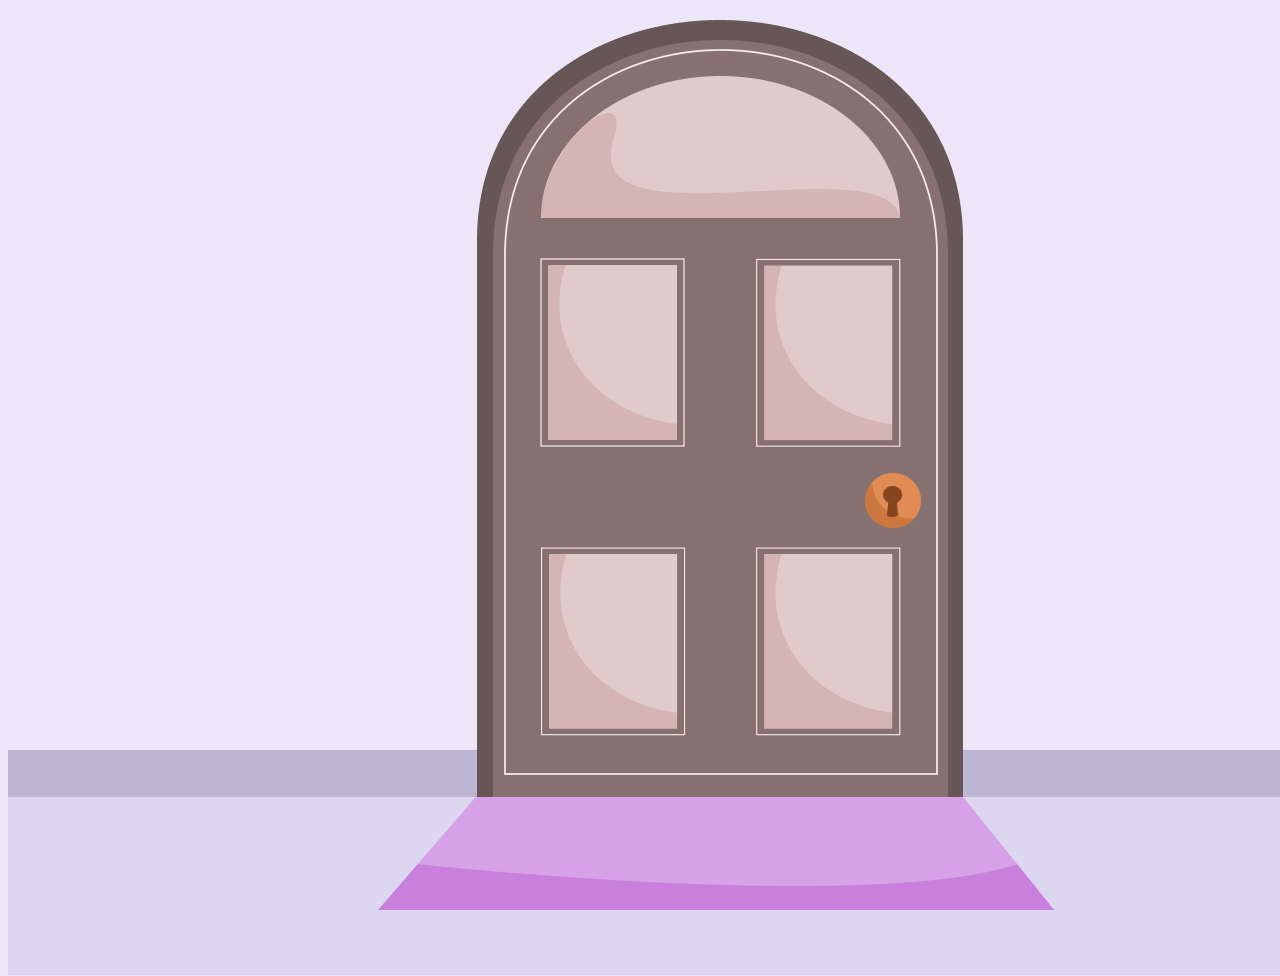
<file: Index.html>
<!DOCTYPE html>
<html>
<head>

    <title>&#128273;Joshuaaaa's Space</title>
    <link rel="stylesheet" href="styles.css">
    <link rel="icon" href="Assets/key icon.svg">

<body>

    <img src="Assets/door.png" style="top: 20px;left: 477px;position: absolute;z-index: 2;">
    <img src="Assets/carpet.png" style="top: 797px;left: 378px;position: absolute;z-index: 3;">
    <img src="Assets/intro background 2.png" style="top: 750px;position: absolute;z-index: 0;">
    <img src="Assets/intro background.png" style="top: 750px;position: absolute;z-index: 1;">

<!--made a transparent url circle--> 
    <a href="Index 2.html" target="_self">
        <span class="door_lock" style="top: 467px;left: 860px;z-index: 4;"></span>
    </a>
<!--made a transparent url circle--> 

</body>
</head>
</html>
</file>
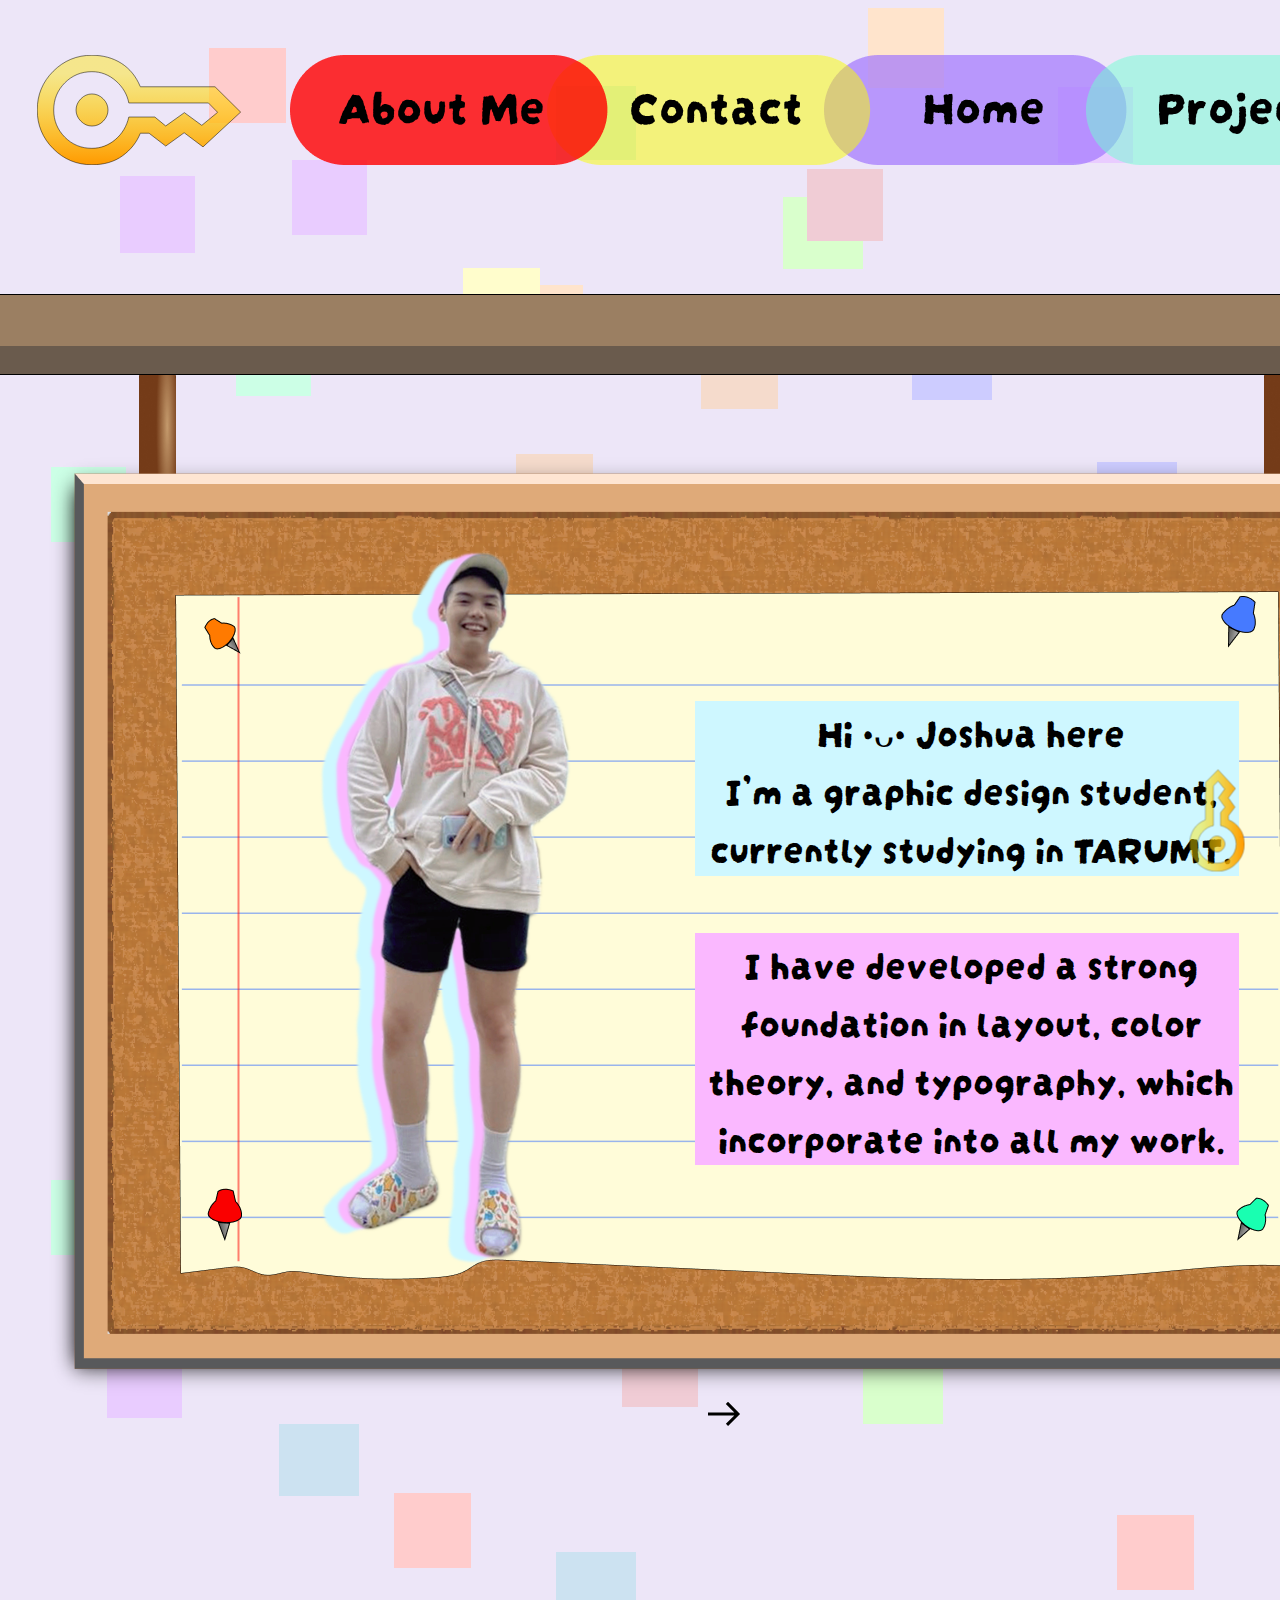
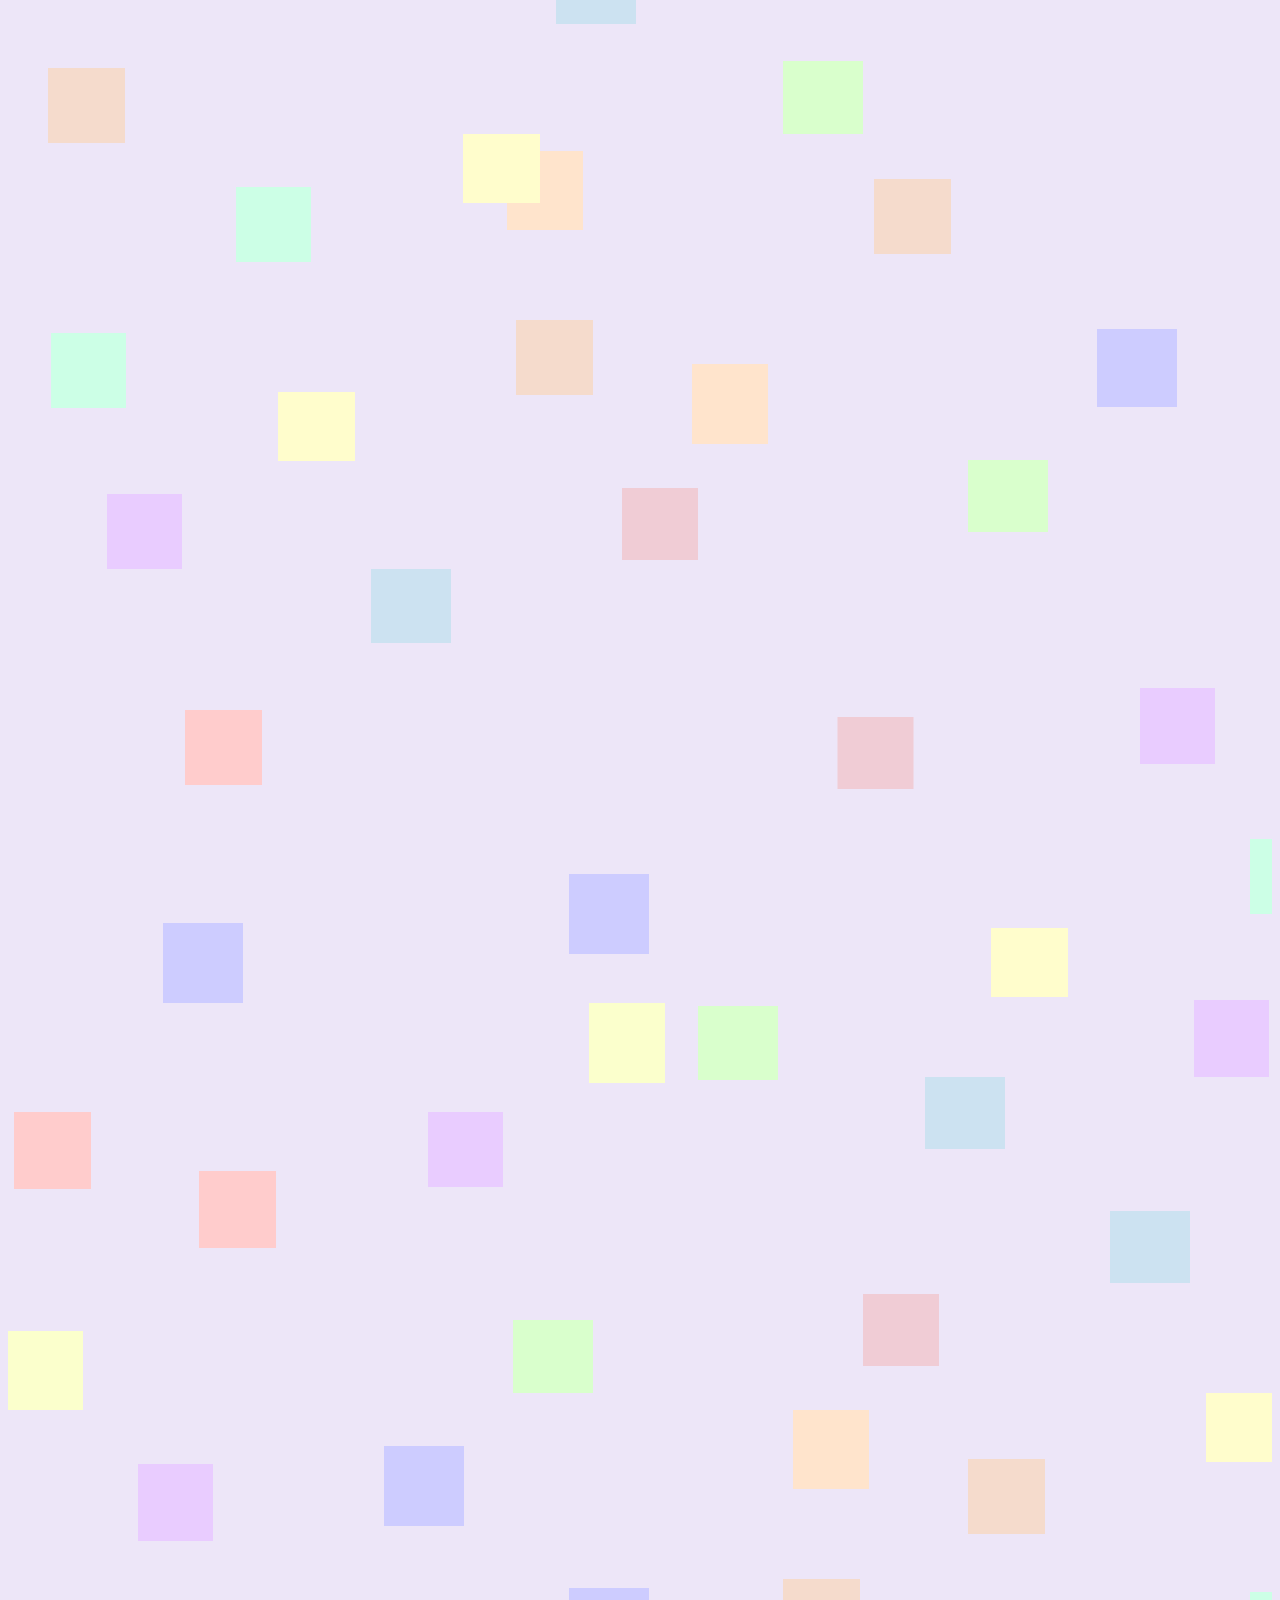
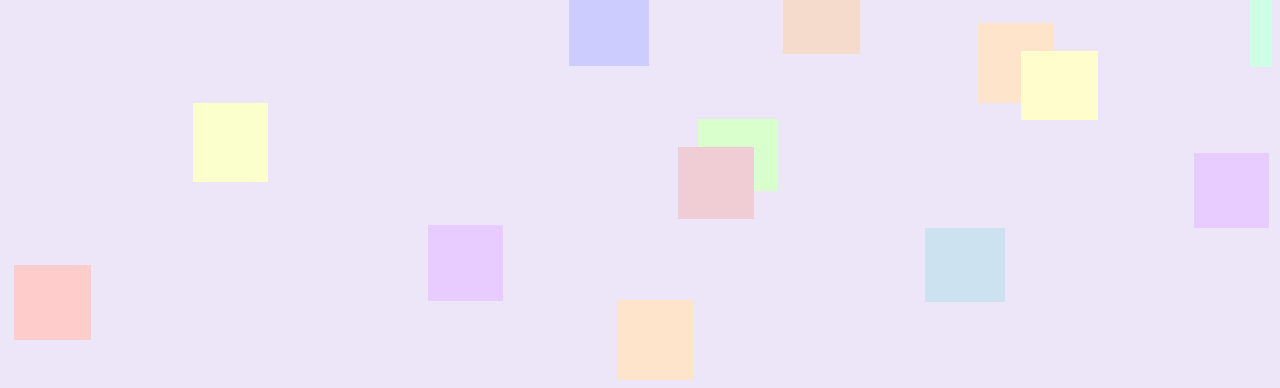
<file: AboutMe.html>
<!DOCTYPE html>
<html>
<head>

    <title>&#128273;Joshuaaaa's Space</title>
    <link rel="stylesheet" href="styles.css">
    <link rel="icon" href="Assets/key icon.svg">
    
<body>


    <div class="home_background">

        <!--made navigation buttons5-->
        <button class="navigation_button">    
                      
            <a href="Index.html" target="_self"> <img src="Assets/key icon.svg" style="left: 37px; top: 55px; position: absolute; z-index: 1;">
                <div class="Intro_button"></div class="Intro_button"> 
            </a>

            <a href="AboutMe.html" target="_blank"> <img src="Assets/HOME BACKGROUND (2).png" style="opacity: 70%; left: 824px; top: 55px; position: absolute; z-index: 2;"> 
                <div class="Home_button_text3">About Me</div class="Home_button_text3"> 
            </a>

            <a href="Contact.html" target="_blank"> <img src="Assets/PROJECT BACKGROUND.png" style="opacity: 50%; left: 1086px; top: 55px; position: absolute; z-index: 5;"> 
                <div class="Project_button_text3">Contact</div class="Project_button_text3">
            </a>    

            <a href="Home.html" target="_blank"> <img src="Assets/ABOUT ME BACKGROUND.png" style="opacity: 80%; left: 290px; top: 55px; position: absolute;z-index: 4;">
                <div class="AboutMe_button_text3">Home</div class="AboutMe_button_text3">
            </a>

            <a href="Project1.html" target="_blank"> <img src="Assets/CONTACT BACKGROUND.png" style="opacity: 50%; left: 547px; top: 55px; position: absolute; z-index: 3;"> 
                <div class="ContactMe_button_text3">Project</div class="ContactMe_button_text3">
            </a>    
        </button class="navigation_button">
        <!--made navigation buttons5--> 


        <!--content-->    
        <img src="Assets/board-1.png " style="top: 294px;left: 0px; position: absolute;">
        <img src="Assets/about self.png" style="left: 281px; top: 532px; position: absolute;">
        <div class="About_Me_text_1"> Hi •ᴗ• Joshua here <br> I’m a graphic design student, currently studying in TARUMT.  </div class="About_Me_text_1">
        <div class="About_Me_text_2"> I have developed a strong foundation in layout, color theory, and typography, which incorporate into all my work. </div class="About_Me_text_2">
        <!--content-->    


        <!--next page button-->
        <a href="Contact.html"> <img src="Assets/arrow_right_alt_FILL0_wght400_GRAD0_opsz48.svg" style="left: 700px; top: 1390px; position: absolute;"> </a>
        <!--next page button-->


    </div class="home_background">


    <!--back to top button-->
    <a href="#top" class="back_to_top">
        <img src="Assets/key icon.svg" style="height: 55px; width: 102px;">
    </a>
    <!--back to top button-->
    

    </body>
</head>
</html>
</file>
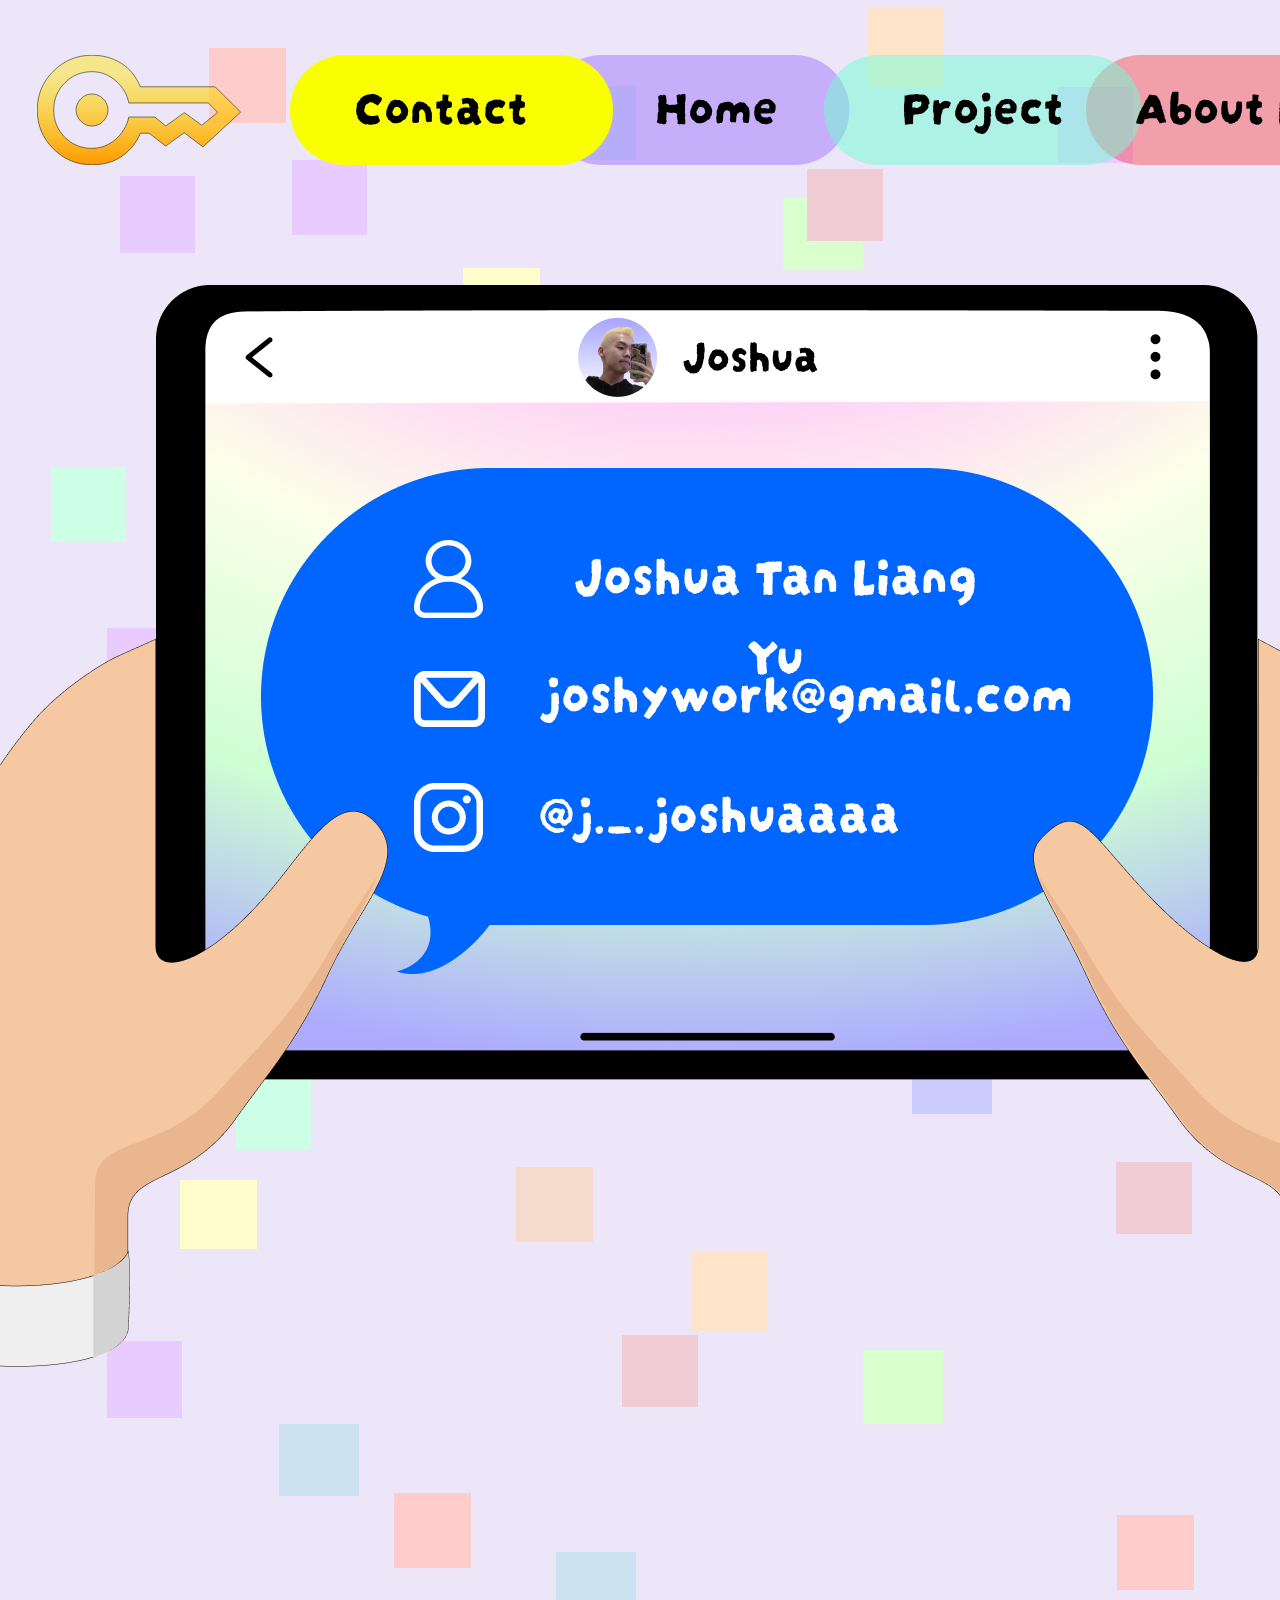
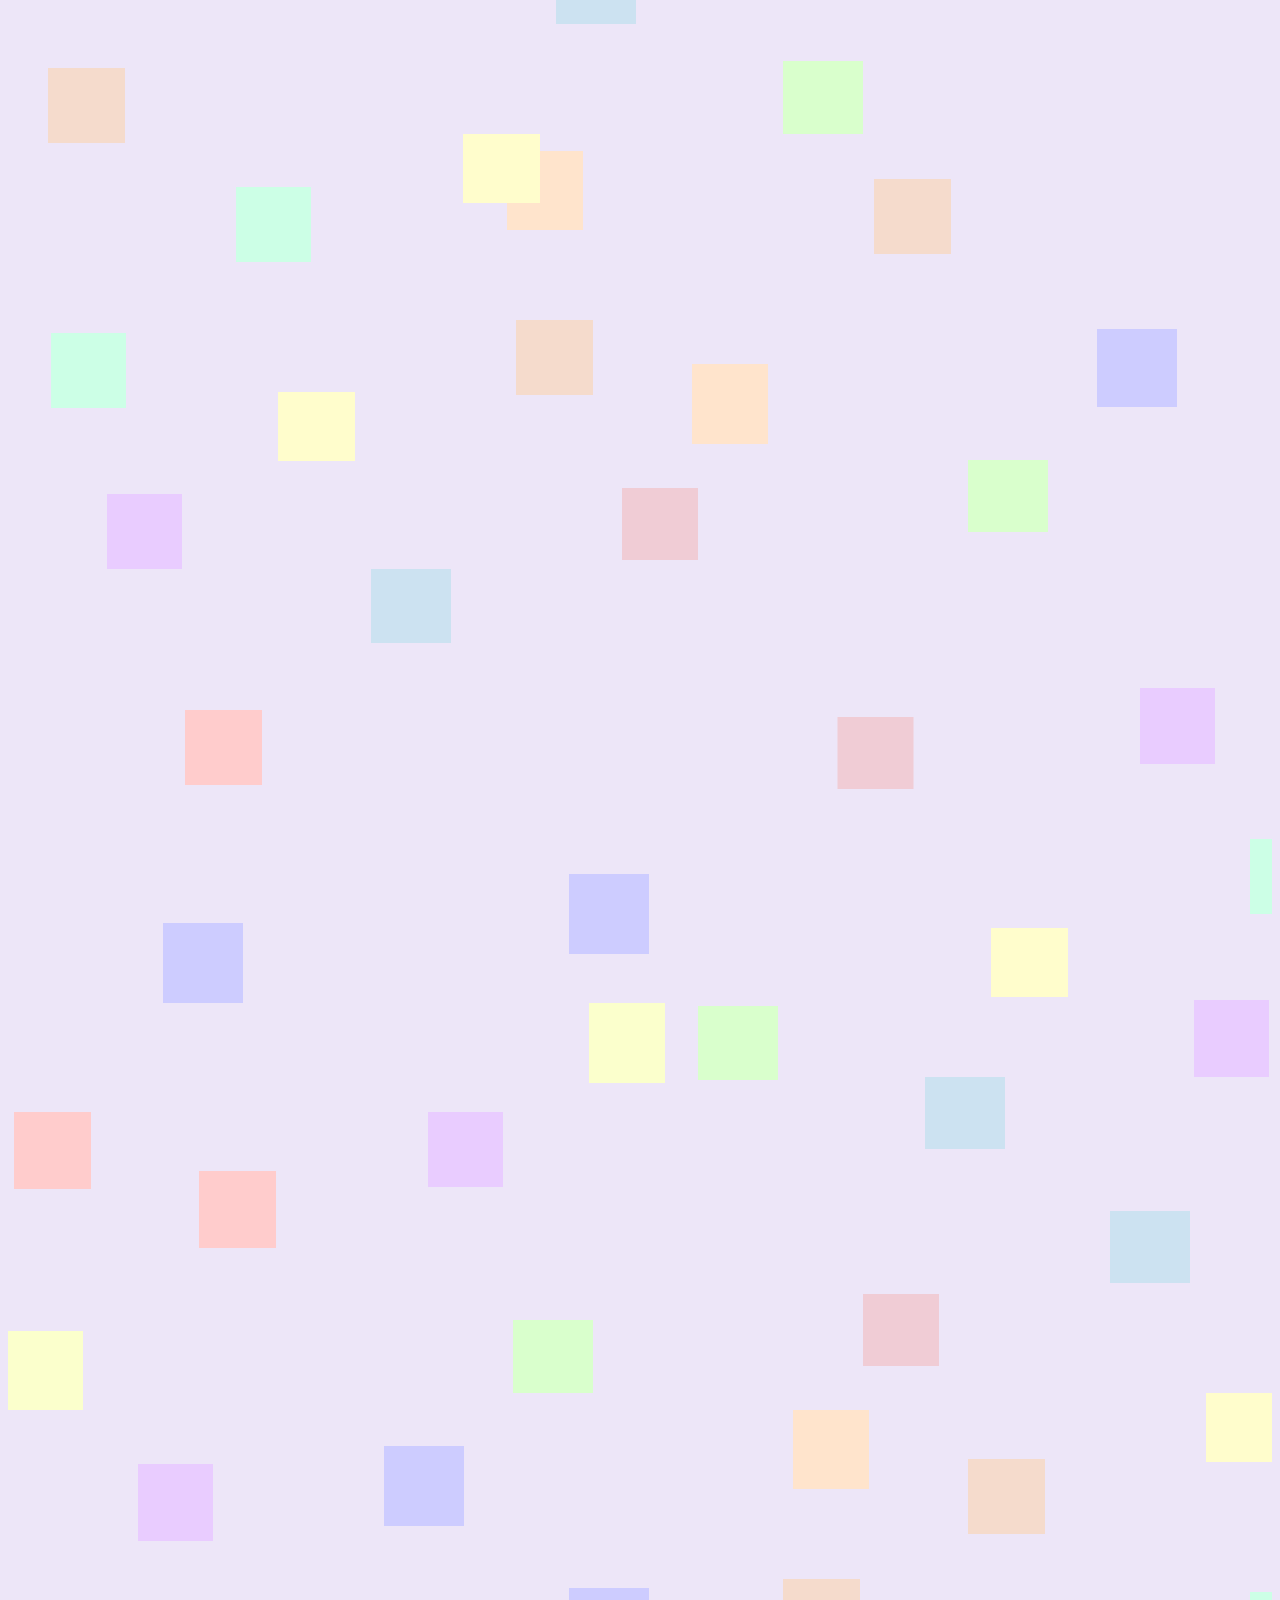
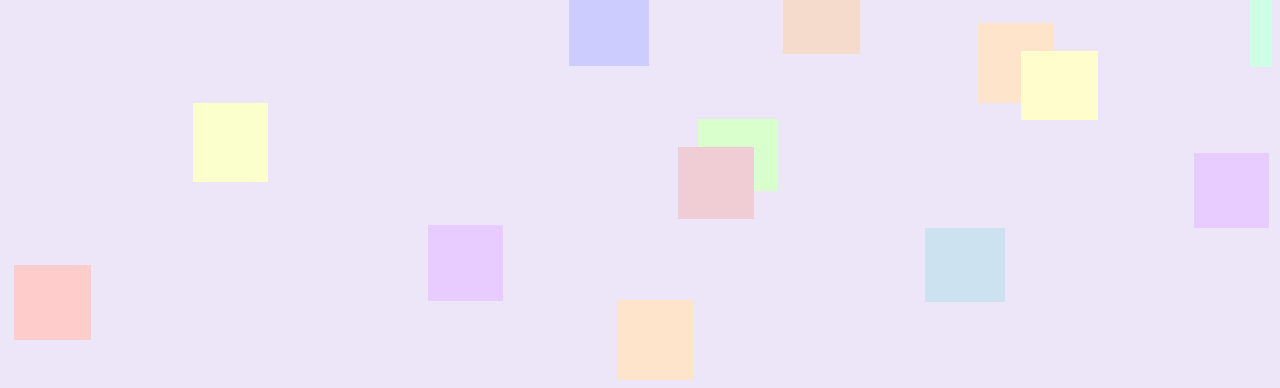
<file: Contact.html>
<!DOCTYPE html>
<html>
<head>

    <title>&#128273;Joshuaaaa's Space</title>
    <link rel="stylesheet" href="styles.css">
    <link rel="icon" href="Assets/key icon.svg">
    
<body>


    <div class="home_background">

        <!--made navigation buttons6-->
        <button class="navigation_button">    
                      
            <a href="Index.html" target="_self"> <img src="Assets/key icon.svg" style="left: 37px; top: 55px; position: absolute; z-index: 1;">
                <div class="Intro_button"></div class="Intro_button"> 
            </a>

            <a href="Contact.html" target="_blank"> <img src="Assets/HOME BACKGROUND (2).png" style="opacity: 50%; left: 547px; top: 55px; position: absolute; z-index: 2;"> 
                <div class="Home_button_text4">Contact</div class="Home_button_text4"> 
            </a>

            <a href="Home.html" target="_blank"> <img src="Assets/PROJECT BACKGROUND.png" style="opacity: 50%; left: 824px; top: 55px; position: absolute; z-index: 5;"> 
                <div class="Project_button_text4">Home</div class="Project_button_text4">
            </a>    

            <a href="Project1.html" target="_blank"> <img src="Assets/ABOUT ME BACKGROUND.png" style="opacity:30%; left: 1086px; top: 55px; position: absolute;z-index: 4;">
                <div class="AboutMe_button_text4">Project</div class="AboutMe_button_text4">
            </a>

            <a href="AboutMe.html" target="_blank"> <img src="Assets/CONTACT BACKGROUND.png" style="opacity: 100%; left: 290px; top: 55px; position: absolute; z-index: 3;"> 
                <div class="ContactMe_button_text4">About Me</div class="ContactMe_button_text4">
            </a>    
        </button class="navigation_button">
        <!--made navigation buttons6--> 


        <!--content--> 
        <img src="Assets/CONTACT Information.png" style="left: -117px; top: 285px; position: absolute; z-index: 1;">

        <img src="Assets/name icon.png" style="left:414px; top: 540px; position: absolute; z-index: 2;">
        <div class="my_name"> Joshua Tan Liang Yu </div class="my_name">
        
            
        <a href = "mailto: joshywork@gmail.com" class="email_icon" target="_blank"> 
            <img src="Assets/email icon.png" style="left:414px; top: 671px; position: absolute; z-index: 2;">
            <div class="my_email"> joshywork@gmail.com </div class="my_email"> 
        </a>


        <a href =https://www.instagram.com/j._.joshuaaaa/ class="my_instagram_icon" target="_blank"> 
            <img src="Assets/instagram icon.png" style="left:414px; top: 783px; position: absolute; z-index: 2;">
            <div class="my_instagram"> @j._.joshuaaaa </div class="my_instagram"> 
        </a>
        
        



        <!--content-->    




    </div class="home_background">
</file>
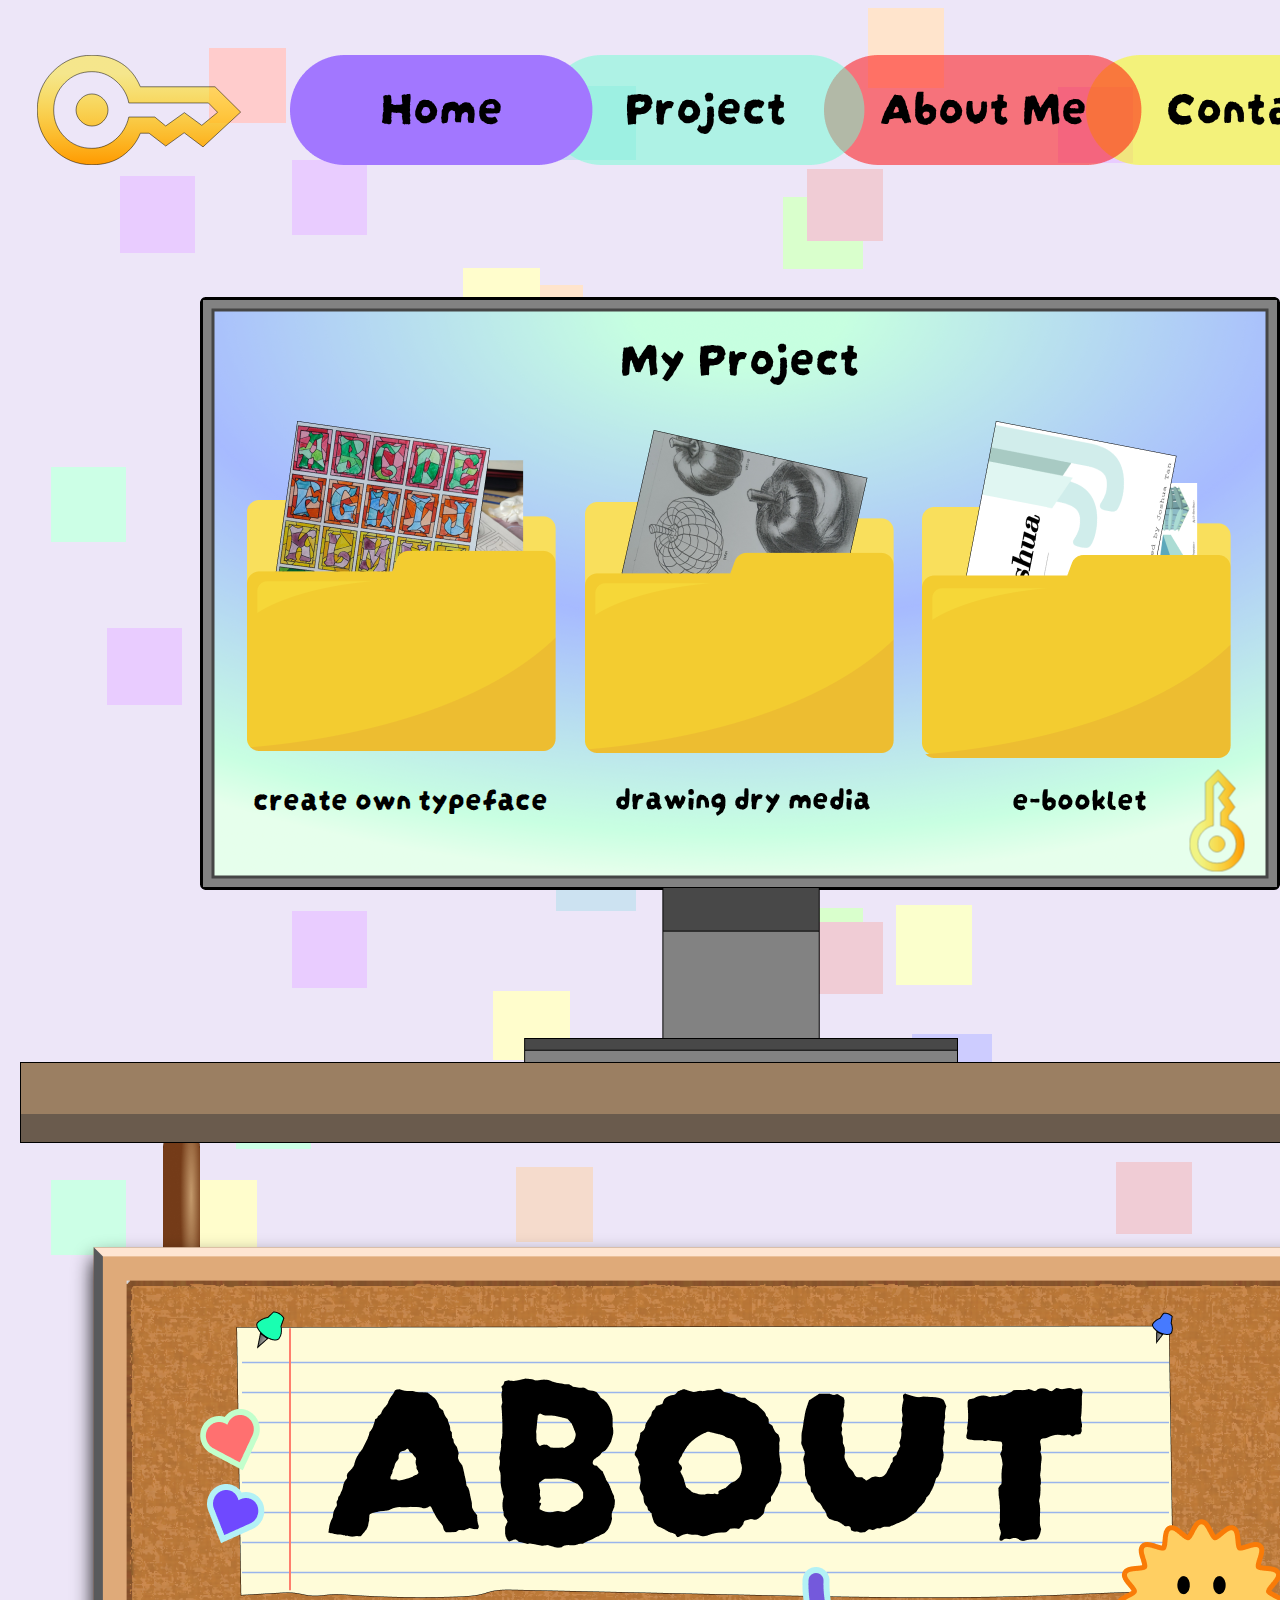
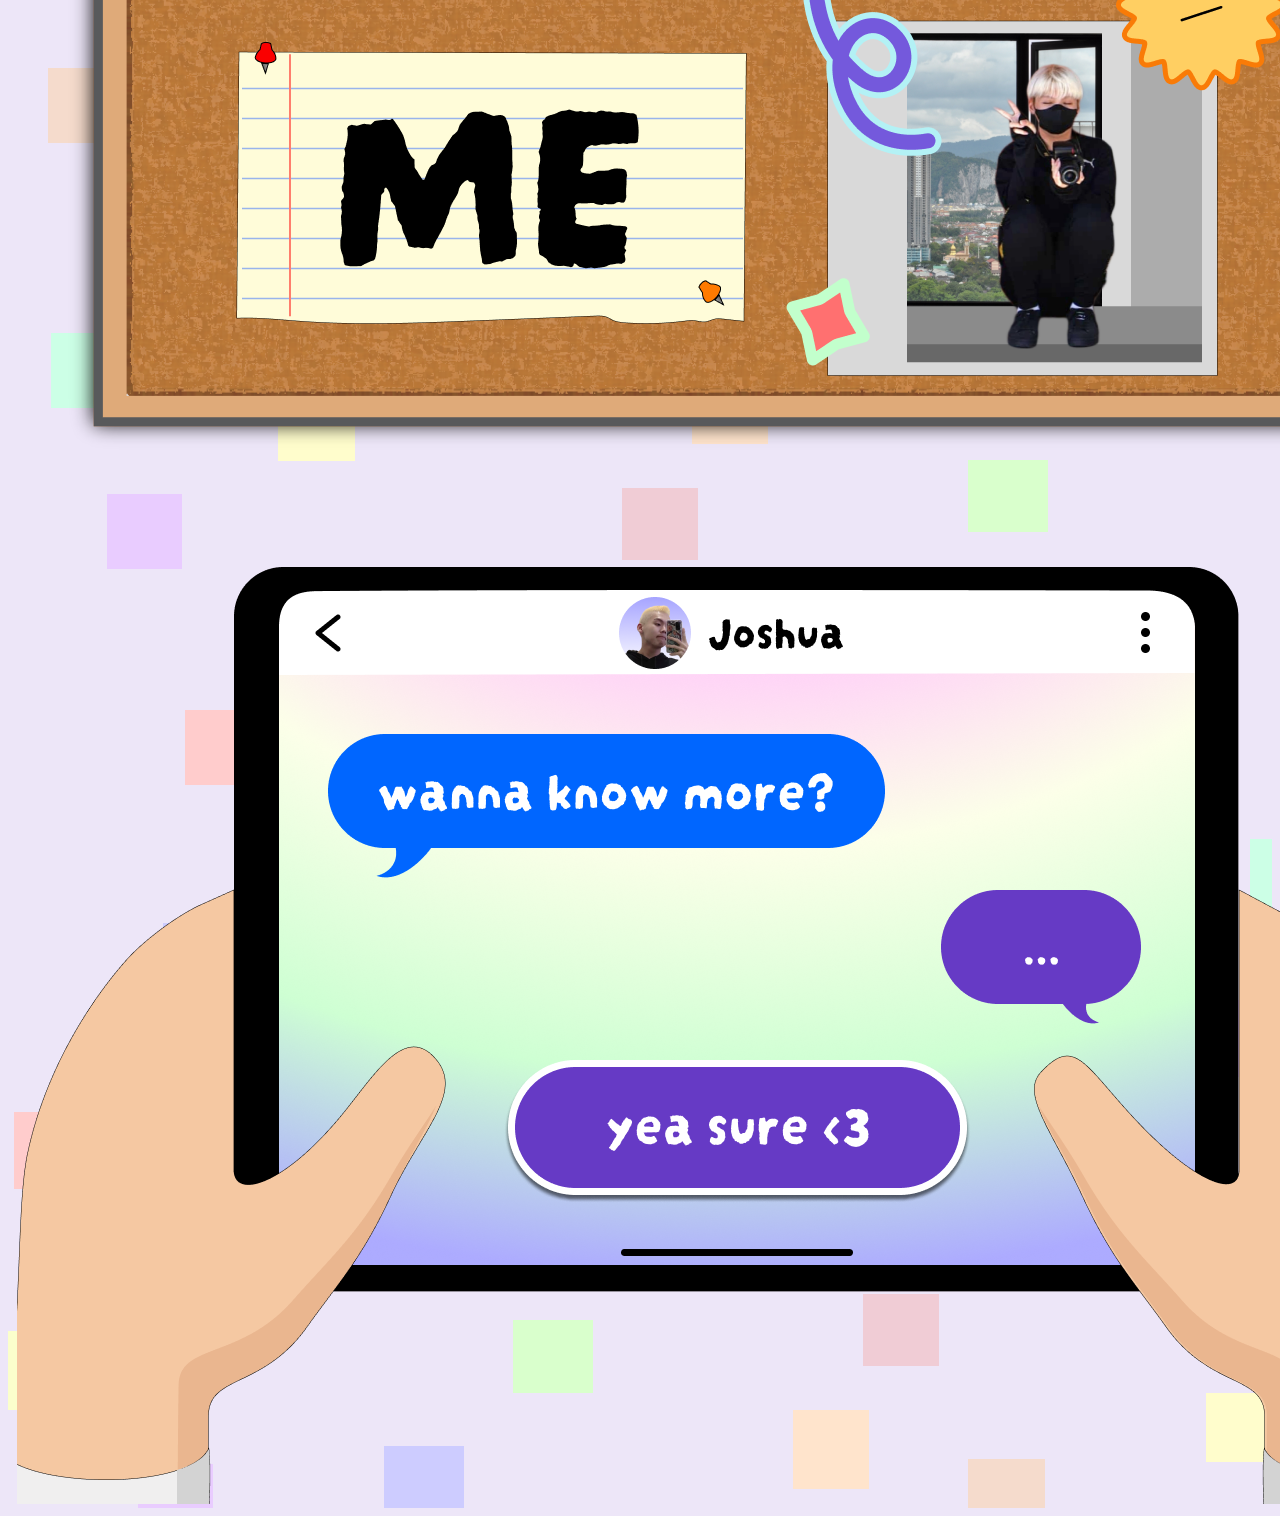
<file: Home.html>
<!DOCTYPE html>
<html>
<head>

    <title>&#128273;Joshuaaaa's Space</title>
    <link rel="stylesheet" href="styles.css">
    <link rel="icon" href="Assets/key icon.svg">
    
<body>
    

    <div class="home_background" style="height: 3100px;">

        <!--made navigation buttons-->
        <button class="navigation_button">    
                      
            <a href="Index.html" target="_self"> <img src="Assets/key icon.svg" style="left: 37px; top: 55px; position: absolute; z-index: 1;">
                <div class="Intro_button"></div class="Intro_button"> 
            </a>

            <a href="Home.html" target="_blank"> <img src="Assets/HOME BACKGROUND (2).png" style="left: 290px; top: 55px; position: absolute; z-index: 5;"> 
                <div class="Home_button_text">Home</div class="Home_button_text"> 
            </a>

            <a href="Project1.html" target="_blank"> <img src="Assets/PROJECT BACKGROUND.png" style="opacity: 50%;left: 547px; top: 55px; position: absolute; z-index: 4;"> 
                <div class="Project_button_text">Project</div class="Project_button_text">
            </a>    

            <a href="AboutMe.html" target="_blank"> <img src="Assets/ABOUT ME BACKGROUND.png" style="opacity: 50%;left: 824px; top: 55px; position: absolute;z-index: 3;">
                <div class="AboutMe_button_text">About Me</div class="AboutMe_button_text">
            </a>

            <a href="Contact.html" target="_blank"> <img src="Assets/CONTACT BACKGROUND.png" style="opacity: 50%;left: 1086px; top: 55px; position: absolute; z-index: 2;"> 
                <div class="ContactMe_button_text">Contact</div class="ContactMe_button_text">
            </a>    
        </button class="navigation_button">
        <!--made navigation buttons-->


        <!--computer and table-->
        <img src="Assets/computer.png" style="top: 297px; left: 200px; position: absolute;"> <div class="Computer_text_1">My Project</div class="Computer_text_1">
        <img src="Assets/table.png" style="top: 1062px; position: absolute; z-index: 2;">
        <!--computer and table-->


        <!--made url link to project folder and text in computer-->
        <a href="Project1.html" target="_blank">
            <div class="Project1_click">
                <img src="Assets/Project1.png"> <div class="Project1_text_1">create own typeface</div class="Project1_text_1">
            </div class="Project1_click">
        </a>

        <a href="Project2.html" target="_blank">
            <div class="Project2_click">
                <img src="Assets/Project2.png"> <div class="Project2_text_1">drawing dry media</div class="Project2_text_1">
            </div class="Project2_click">
        </a>

        <a href="Project3.html" target="_blank">
            <div class="Project3_click">
                <img src="Assets/Project3.png"> <div class="Project3_text_1">e-booklet</div class="Project3_text_1">
            </div class="Project1_click">
        </a>
       <!--made url link to project folder and text in computer-->
       

       <!--made url link to about me-->
        <a href="AboutMe.html" target="_blank">
            <div class="AboutMe_click">
                <img src="Assets/ABOUT ME Board.png" z-index: 1;>
            </div class="AboutMe_click">
        </a>
        <!--made url link to about me-->


        <!--made url link to contact-->
        <img src="Assets/CONTACT ME TAB.png" style="top: 2167px; left: 17px; position: absolute;">

        <a href="Contact.html" target="_blank"> 
            <div class="Contact_click"></div class="Contact_click">
        </a>
        <!--made url link to contact-->

    </div class="home_background">

    <!--back to top button-->
    <a href="#top" class="back_to_top">
        <img src="Assets/key icon.svg" style="height: 55px; width: 102px;">
    </a>
    <!--back to top button-->

</body>
</head>
</html>
</file>
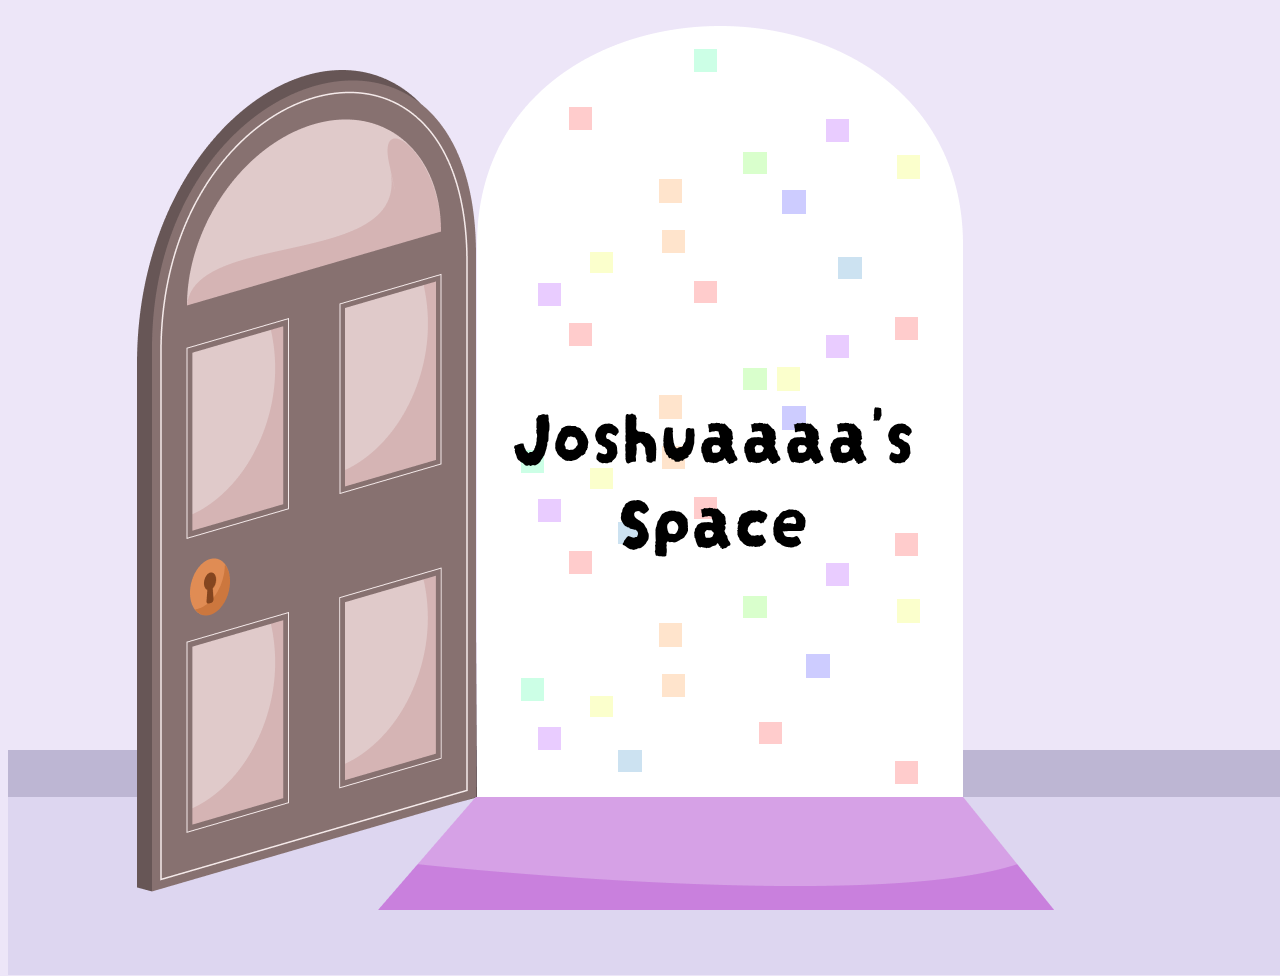
<file: Index 2.html>
<!DOCTYPE html>
<html>
<head>

    <title>&#128273;Joshuaaaa's Space</title>
    <link rel="stylesheet" href="styles.css">
    <link rel="icon" href="Assets/key icon.svg">

<body>

    <img src="Assets/door2.png" style="top: 70px;left: 137px; position: absolute; z-index: 3;">
    <img src="Assets/carpet.png" style="top: 797px;left: 378px;position: absolute;z-index: 3;">
    <img src="Assets/space.png" style="top: 26px;left: 477px; position: absolute; z-index: 2;">
    <img src="Assets/intro background 2.png" style="top: 750px;position: absolute; z-index: 0;">
    <img src="Assets/intro background.png" style="top: 750px;position: absolute; z-index: 1;">

<!--made a url-type text--> 
    <div class="click_to_enter" style="z-index: 4;">
        <a href="Home.html" style="text-decoration: none; color:rgb(0, 0, 0)" target="_self">
            <div class="space_cursor"></div class="space_cursor">
                <p>Joshuaaaa's</p>
                <p>Space</p>
        </a>
    </div class="click_to_enter">
<!--made a url-type text-->


</body>
</head>
</html>
</file>
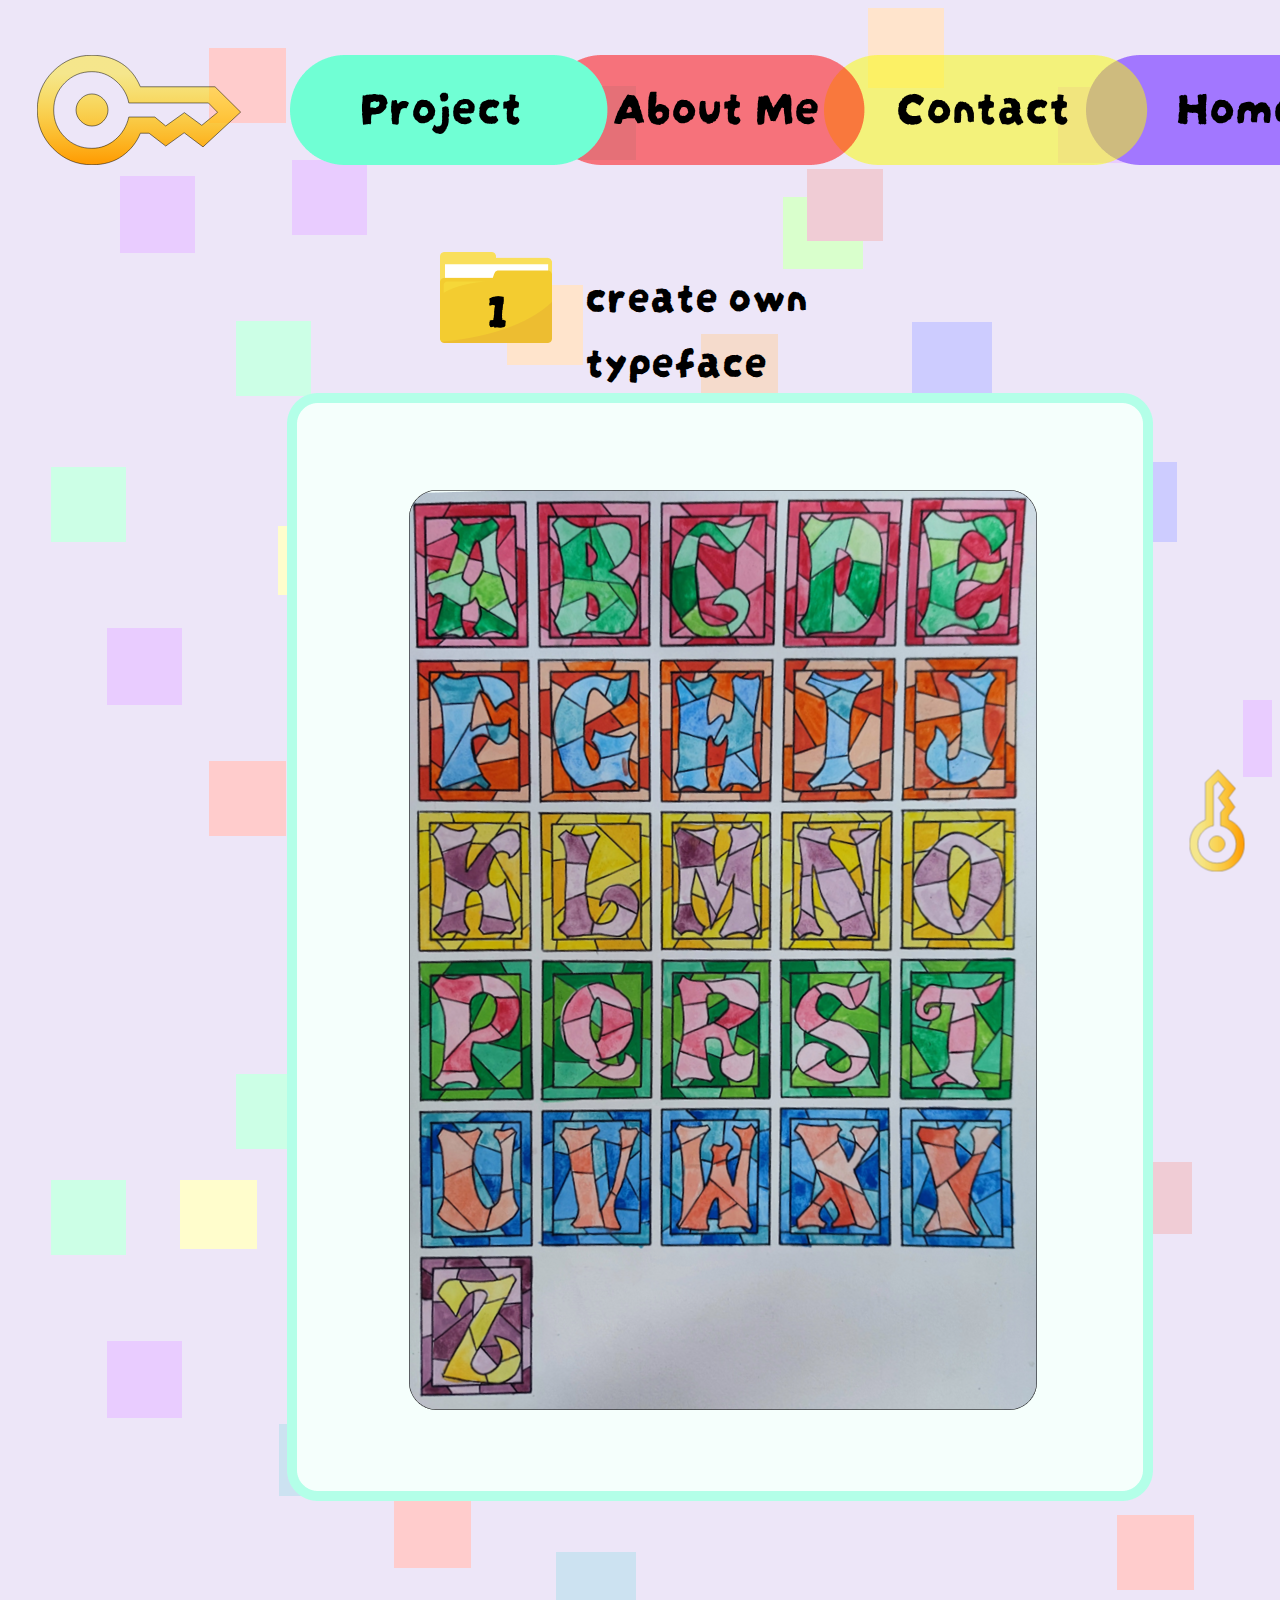
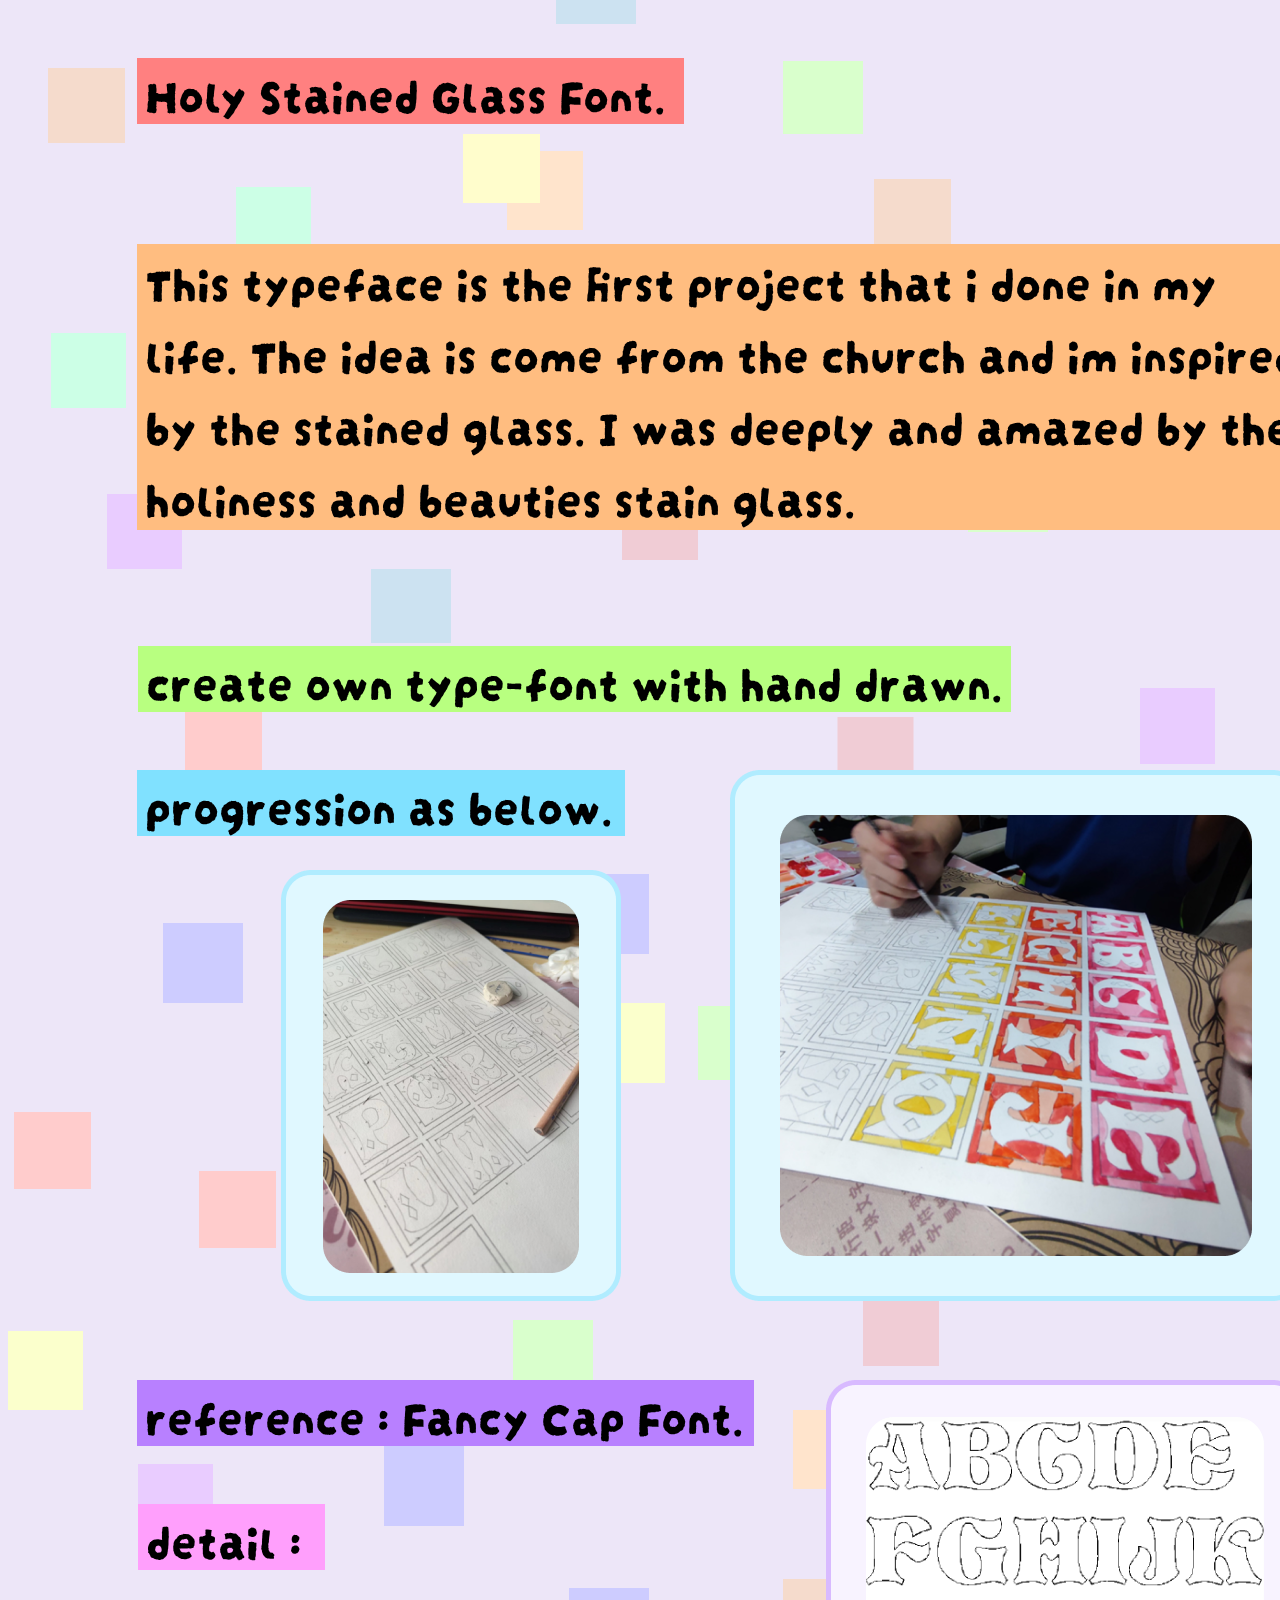
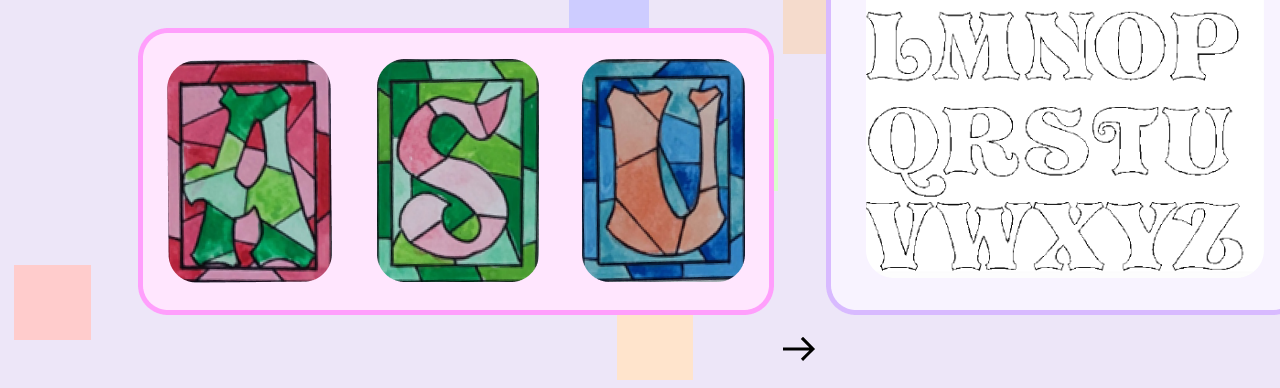
<file: Project1.html>
<!DOCTYPE html>
<html>
<head>

    <title>&#128273;Joshuaaaa's Space</title>
    <link rel="stylesheet" href="styles.css">
    <link rel="icon" href="Assets/key icon.svg">
    
<body>


    <div class="home_background">
        
        <!--made navigation buttons2-->
        <button class="navigation_button">    
                      
            <a href="Index.html" target="_self"> <img src="Assets/key icon.svg" style="left: 37px; top: 55px; position: absolute; z-index: 1;">
                <div class="Intro_button"></div class="Intro_button"> 
            </a>

            <a href="Project1.html" target="_blank"> <img src="Assets/HOME BACKGROUND (2).png" style="left: 1086px; top: 55px; position: absolute; z-index: 2;"> 
                <div class="Home_button_text2">Project</div class="Home_button_text2"> 
            </a>

            <a href="AboutMe.html" target="_blank"> <img src="Assets/PROJECT BACKGROUND.png" style="opacity: 100%;left: 290px; top: 55px; position: absolute; z-index: 5;"> 
                <div class="Project_button_text2">About Me</div class="Project_button_text2">
            </a>    

            <a href="Contact.html" target="_blank"> <img src="Assets/ABOUT ME BACKGROUND.png" style="opacity: 50%;left: 547px; top: 55px; position: absolute;z-index: 4;">
                <div class="AboutMe_button_text2">Contact</div class="AboutMe_button_text2">
            </a>

            <a href="Home.html" target="_blank"> <img src="Assets/CONTACT BACKGROUND.png" style="opacity: 50%;left: 824px; top: 55px; position: absolute; z-index: 3;"> 
                <div class="ContactMe_button_text2">Home</div class="ContactMe_button_text2">
            </a>    
        </button class="navigation_button">
        <!--made navigation buttons2-->


        <!--create Project1 title-->
        <img src="Assets/Project1 folder.png" style="left: 440px; top: 252px; position: absolute;">
        <div class="Project1_name"> create own typeface </div class="Project1_name">
        <!--create Project1 title-->


        <!--content-->    
        <img src="Assets/project 1 background.png" style="left:287px; top:393px; position: absolute;">
        <img src="Assets/Project1-8.png" style="left: 409px; top: 490px; position: absolute;">
    
        <div class="Project1_text_2"> Holy Stained Glass Font. </div class="Project1_text_2">
        <div class="Project1_text_3"> This typeface is the first project that i done in my life. The idea is come from the church and im inspired by the stained glass. I was deeply and amazed by the holiness and beauties stain glass. </div class="Project1_text_3">
        <div class="Project1_text_4"> create own type-font with hand drawn. </div class="Project1_text_4">

        <div class="Project1_text_5"> progression as below. </div class="Project1_text_5">
        <img src="Assets/blue rect 1.png" style="left:281px; top:2470px; position: absolute;">
        <img src="Assets/Project1-6.png" style="left: 323px; top: 2500px; position: absolute;">
        <img src="Assets/blue rect 2.png" style="left:730px; top:2370px; position: absolute;">
        <img src="Assets/Project1-7.png" style="left: 780px; top: 2415px; position: absolute;">

        <div class="Project1_text_6"> reference : Fancy Cap Font. </div class="Project1_text_6">
        <img src="Assets/purple rect 1.png" style="left:826px; top:2980px; position: absolute;">
        <img src="Assets/Project1-9.png" style="left: 866px; top: 3017px; position: absolute;">

        <div class="Project1_text_7"> detail : </div class="Project1_text_7">
        <img src="Assets/pink rect 1.png" style="left:138px; top:3228px; position: absolute;">
        <img src="Assets/Project1-3.png" style="left: 167px; top: 3259px; position: absolute;">
        <img src="Assets/Project1-4.png" style="left: 377px; top: 3259px; position: absolute;">
        <img src="Assets/Project1-5.png" style="left: 582px; top: 3259px; position: absolute;">
        <!--content-->   


        <!--next page button-->
        <a href="Project2.html"> <img src="Assets/arrow_right_alt_FILL0_wght400_GRAD0_opsz48.svg" style="left: 775px; top: 3525px; position: absolute;"> </a>
        <!--next page button-->

        
    </div class="home_background">


     <!--back to top button-->
     <a href="#top" class="back_to_top">
        <img src="Assets/key icon.svg" style="height: 55px; width: 102px;">
    </a>
    <!--back to top button-->


</body>
</head>
</html>
</file>
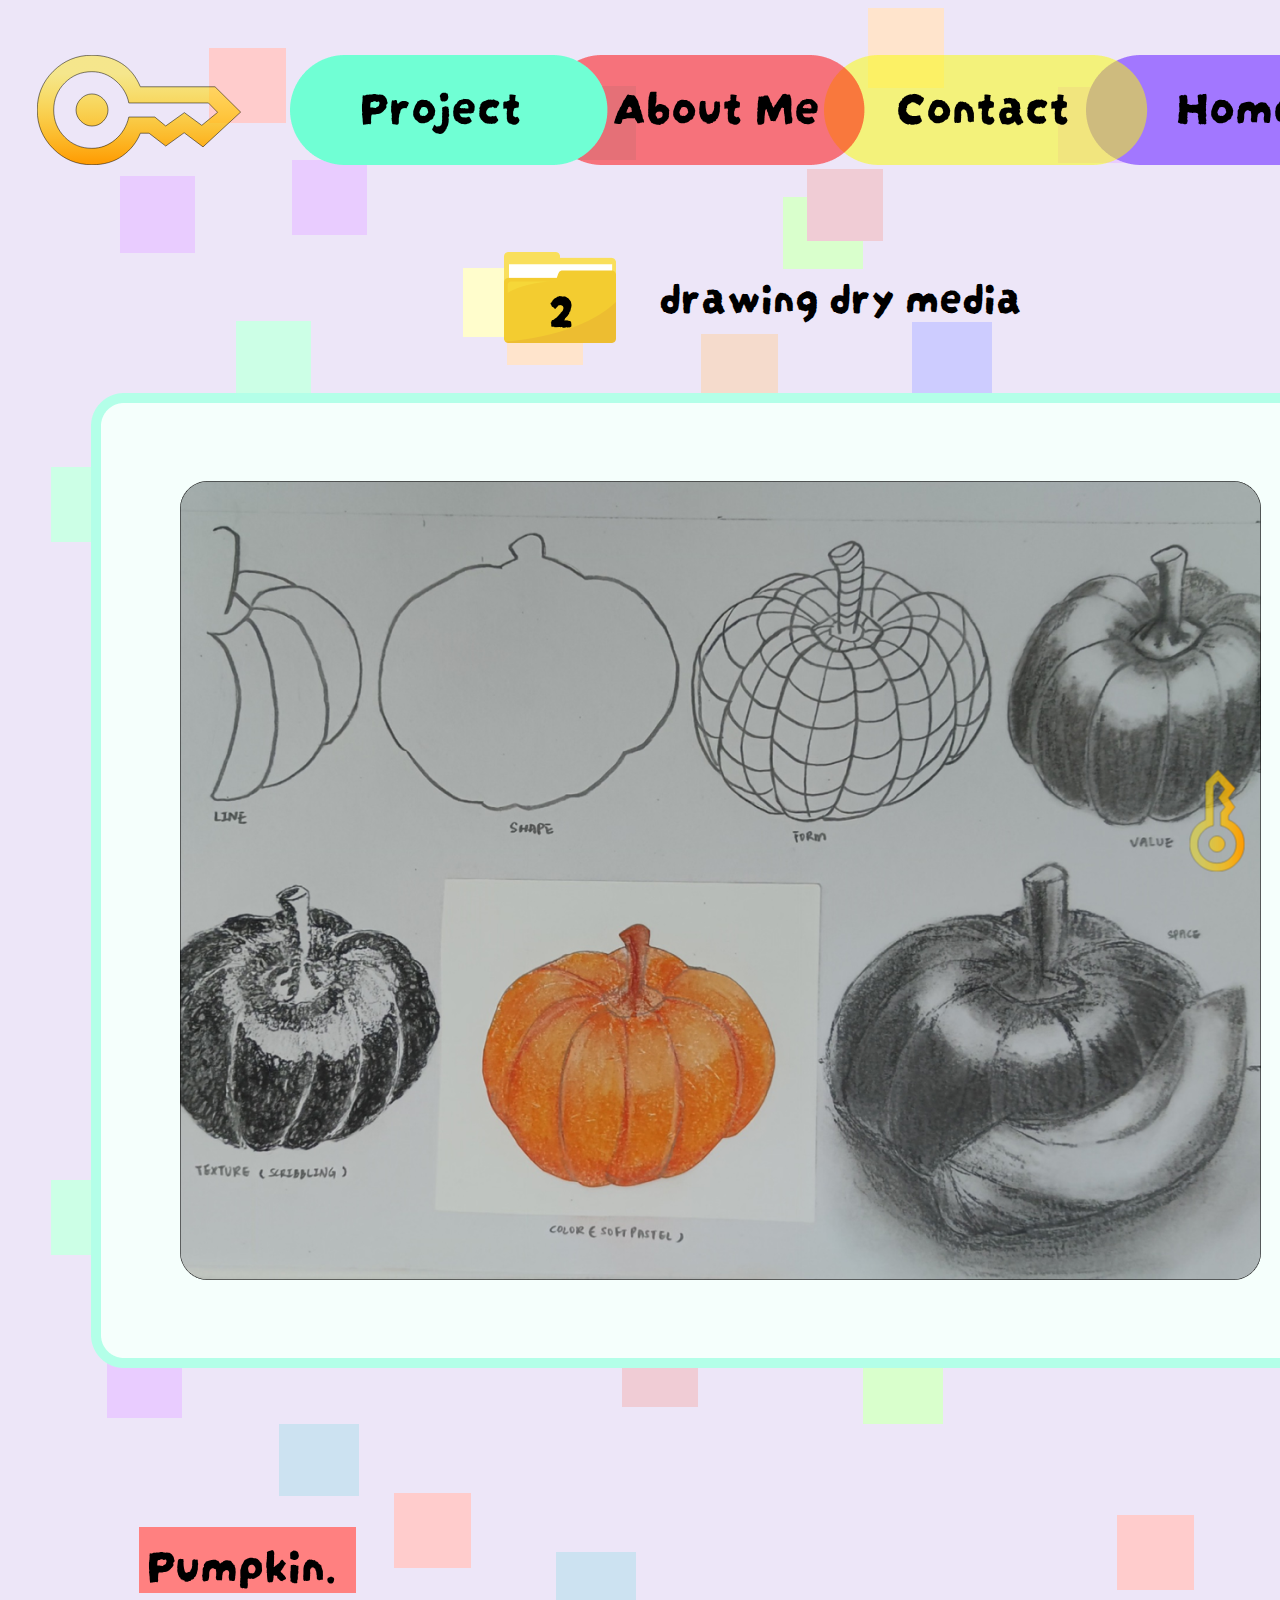
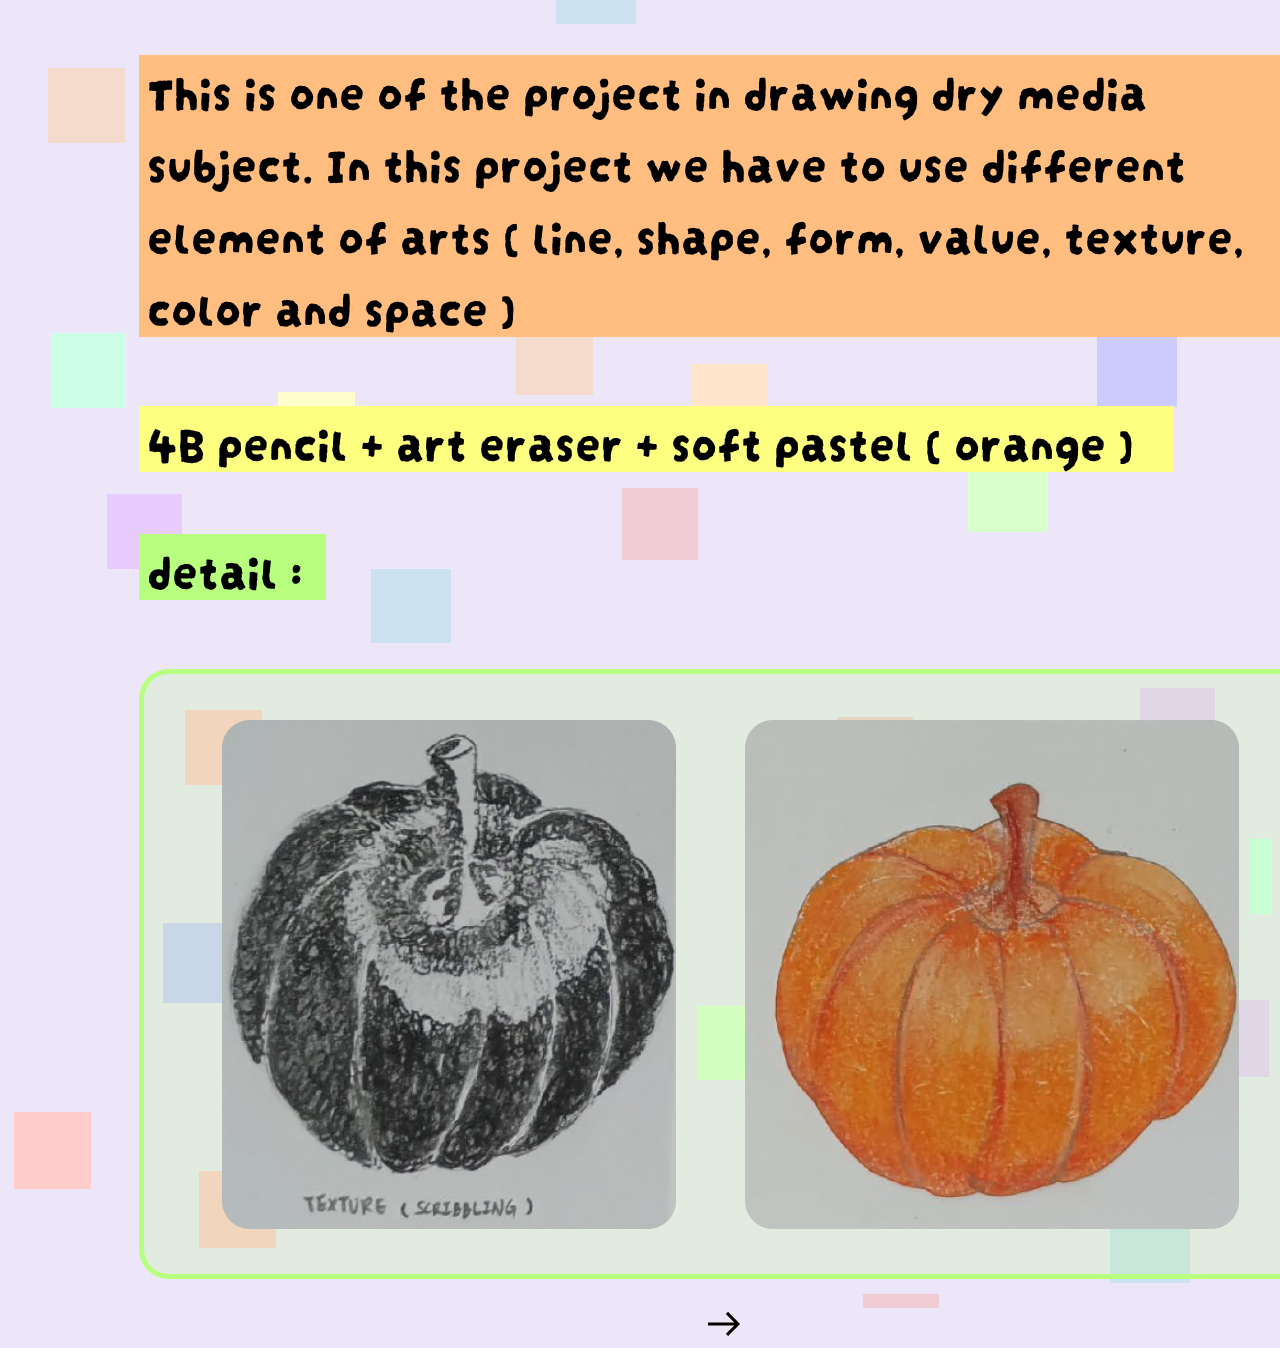
<file: Project2.html>
<!DOCTYPE html>
<html>
<head>

    <title>&#128273;Joshuaaaa's Space</title>
    <link rel="stylesheet" href="styles.css">
    <link rel="icon" href="Assets/key icon.svg">
    
<body>
    

    <div class="home_background" style="height: 2900px;">
        
        <!--made navigation buttons3-->
        <button class="navigation_button">    
                      
            <a href="Index.html" target="_self"> <img src="Assets/key icon.svg" style="left: 37px; top: 55px; position: absolute; z-index: 1;">
                <div class="Intro_button"></div class="Intro_button"> 
            </a>

            <a href="Project1.html" target="_blank"> <img src="Assets/HOME BACKGROUND (2).png" style="left: 1086px; top: 55px; position: absolute; z-index: 2;"> 
                <div class="Home_button_text2">Project</div class="Home_button_text2"> 
            </a>

            <a href="AboutMe.html" target="_blank"> <img src="Assets/PROJECT BACKGROUND.png" style="opacity: 100%;left: 290px; top: 55px; position: absolute; z-index: 5;"> 
                <div class="Project_button_text2">About Me</div class="Project_button_text2">
            </a>    

            <a href="Contact.html" target="_blank"> <img src="Assets/ABOUT ME BACKGROUND.png" style="opacity: 50%;left: 547px; top: 55px; position: absolute;z-index: 4;">
                <div class="AboutMe_button_text2">Contact</div class="AboutMe_button_text2">
            </a>

            <a href="Home.html" target="_blank"> <img src="Assets/CONTACT BACKGROUND.png" style="opacity: 50%;left: 824px; top: 55px; position: absolute; z-index: 3;"> 
                <div class="ContactMe_button_text2">Home</div class="ContactMe_button_text2">
            </a>    
        </button class="navigation_button">
        <!--made navigation buttons3-->


        <!--create Project1 title-->
        <img src="Assets/Project2 folder.png" style="left: 504px; top: 252px; position: absolute;">
        <div class="Project2_name"> drawing dry media </div class="Project2_name">
        <!--create Project1 title-->


        <!--content-->    
        <img src="Assets/project 2 background.png" style="left:91px; top:393px; position: absolute;">
        <img src="Assets/Project2-2.png" style="left: 180px; top: 481px; position: absolute;">

        <div class="Project2_text_2"> Pumpkin. </div class="Project2_text_2">
        <div class="Project2_text_3"> This is one of the project in drawing dry media subject. In this project we have to use different element of arts ( line, shape, form, value, texture, color and space ) </div class="Project2_text_3">
        <div class="Project2_text_4"> 4B pencil + art eraser + soft pastel ( orange ) </div class="Project2_text_4">

        <div class="Project2_text_5"> detail : </div class="Project2_text_5">
        <img src="Assets/green rect 1.png" style="left: 139px; top:2269px; position: absolute;">
        <img src="Assets/Project2-3.png" style="left: 222px; top: 2320px; position: absolute;">
        <img src="Assets/Project2-4.png" style="left: 745px; top: 2320px; position: absolute;">
        <!--content-->    

    
        <!--next page button-->
        <a href="Project3.html"> <img src="Assets/arrow_right_alt_FILL0_wght400_GRAD0_opsz48.svg" style="left: 700px; top: 2900px; position: absolute;"> </a>
        <!--next page button-->

        
    </div class="home_background">


     <!--back to top button-->
     <a href="#top" class="back_to_top">
        <img src="Assets/key icon.svg" style="height: 55px; width: 102px;">
    </a>
    <!--back to top button-->
    
</body>
</head>
</html>
</file>
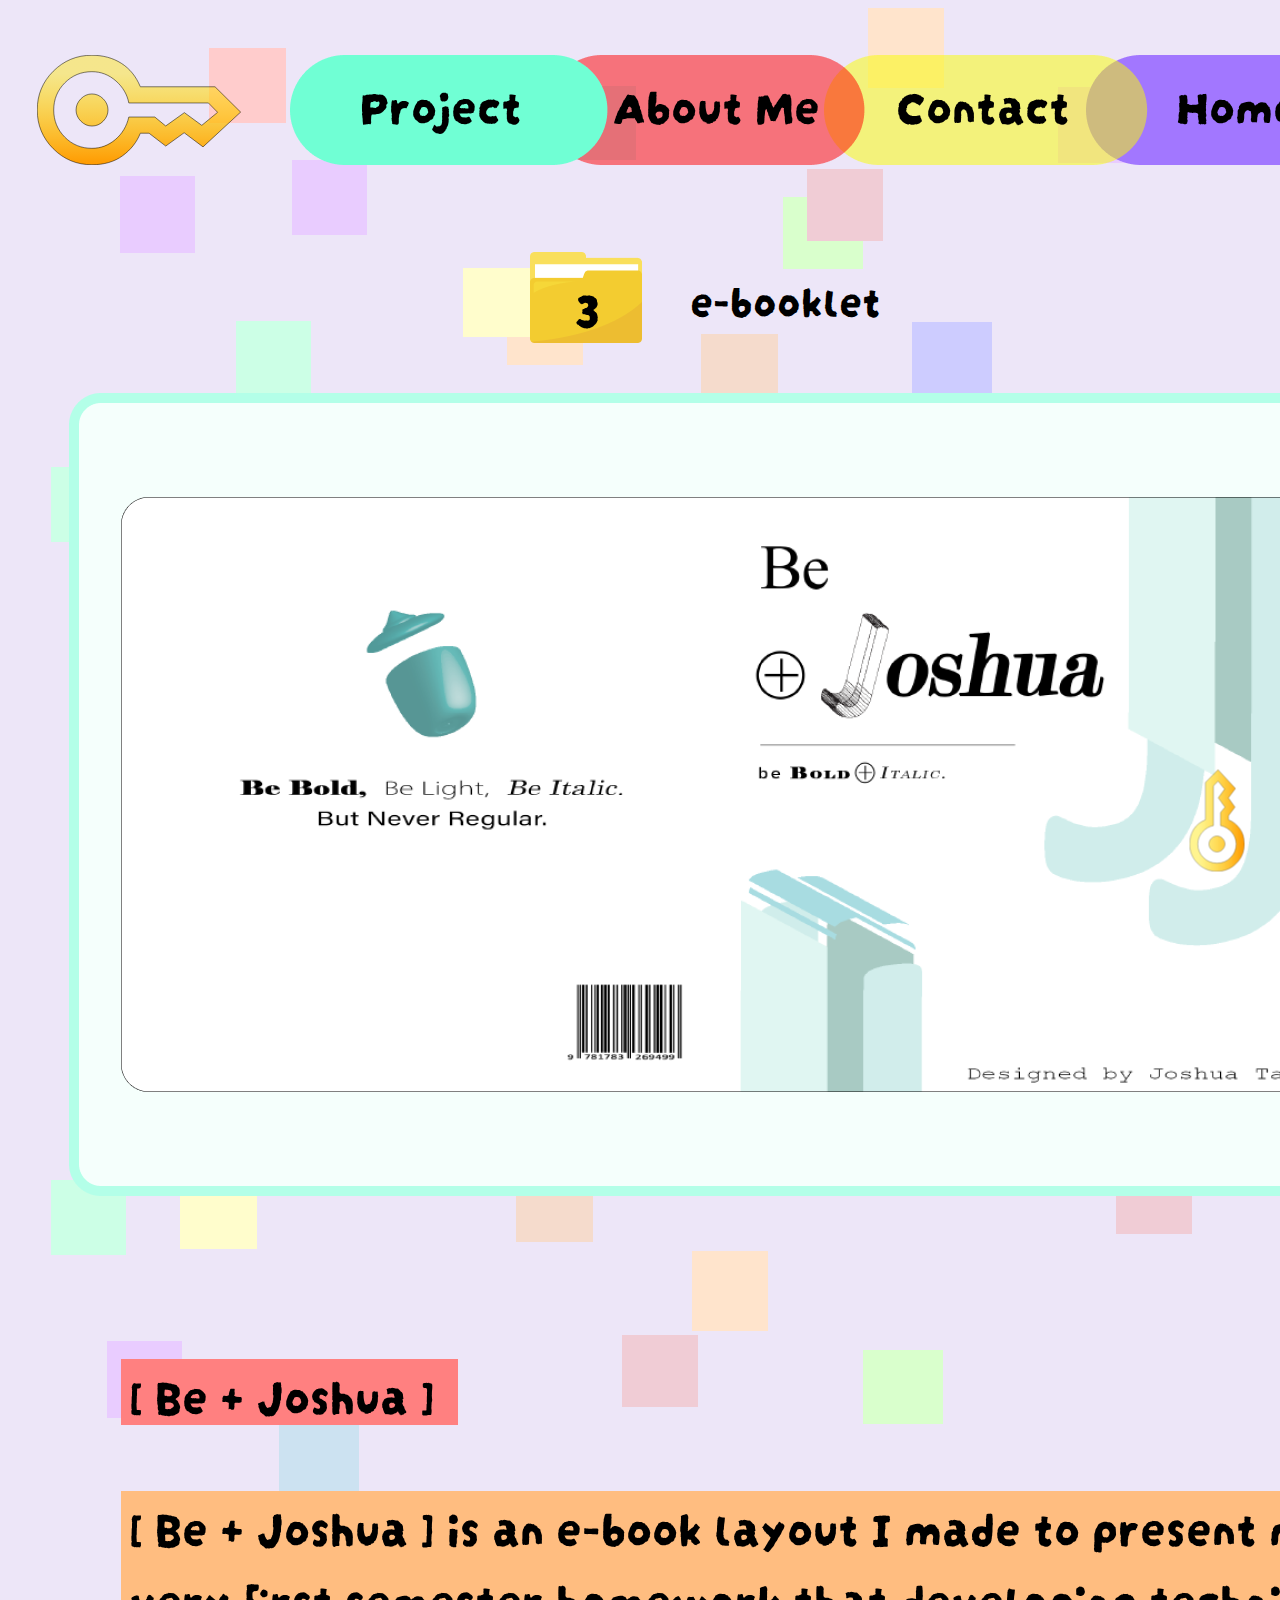
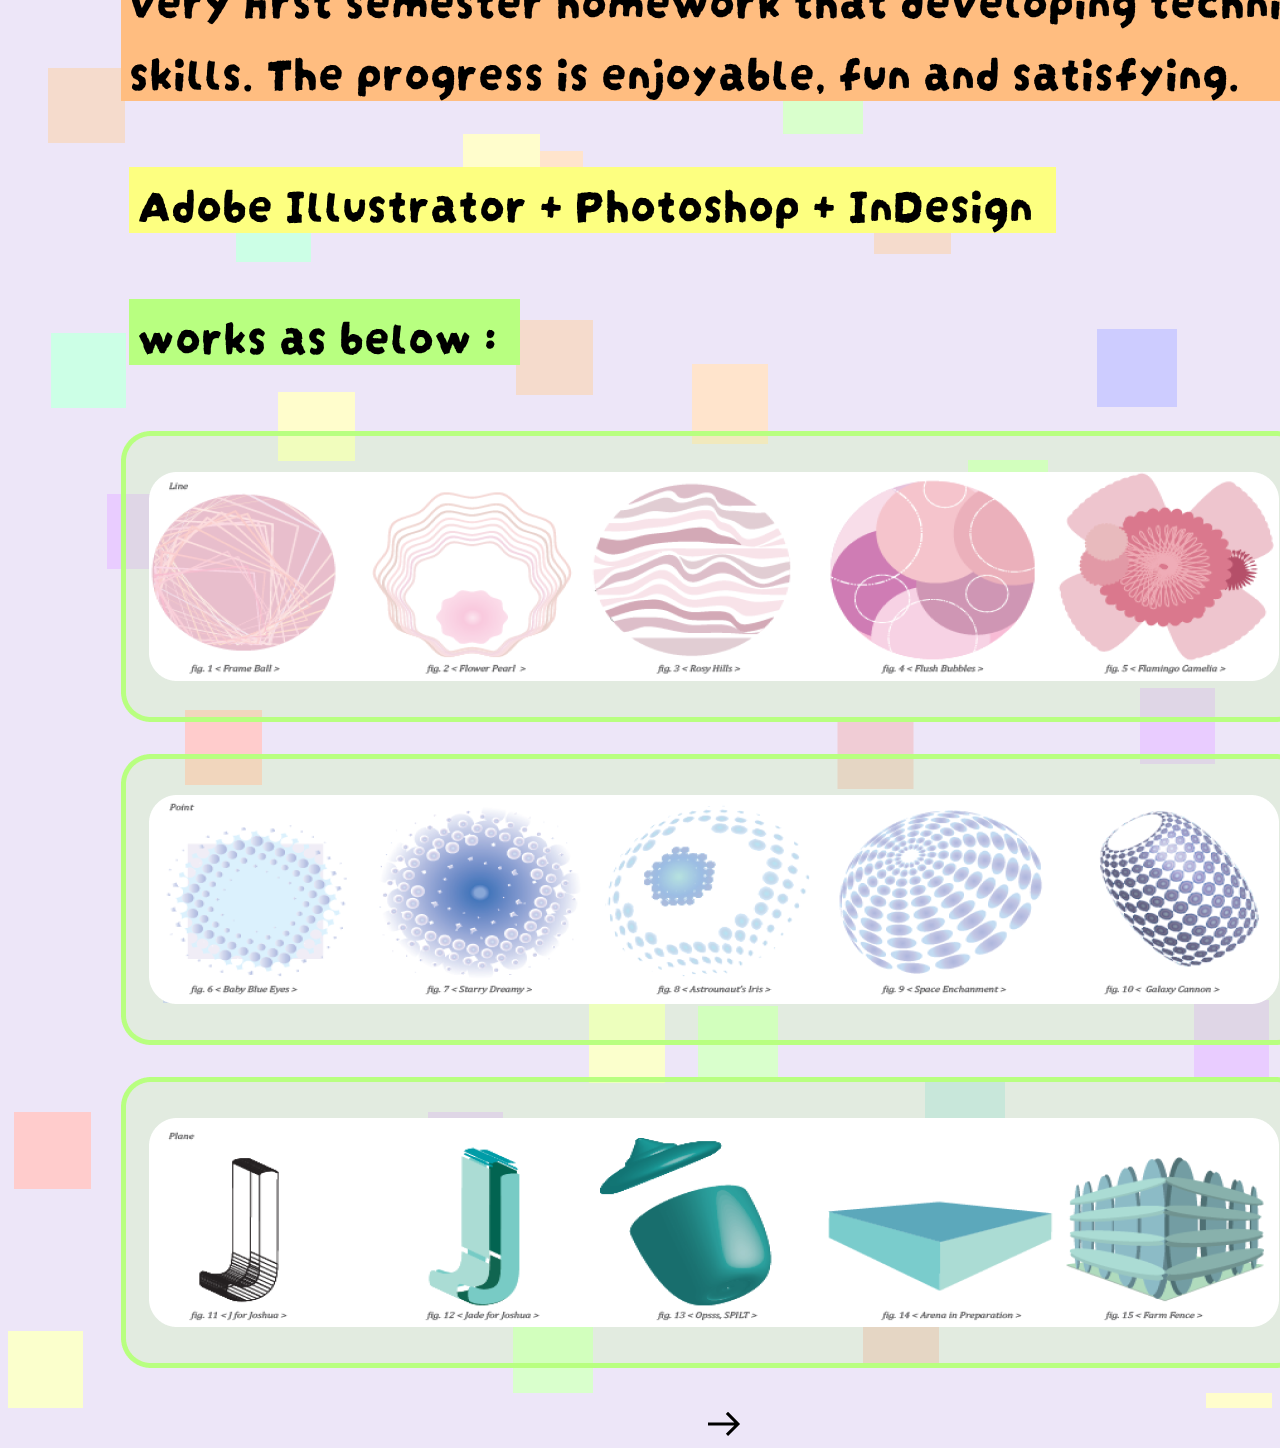
<file: Project3.html>
<!DOCTYPE html>
<html>
<head>

    <title>&#128273;Joshuaaaa's Space</title>
    <link rel="stylesheet" href="styles.css">
    <link rel="icon" href="Assets/key icon.svg">
    
<body>


    <div class="home_background" style="height: 3000px;">

        <!--made navigation buttons4-->
        <button class="navigation_button">    
                      
            <a href="Index.html" target="_self"> <img src="Assets/key icon.svg" style="left: 37px; top: 55px; position: absolute; z-index: 1;">
                <div class="Intro_button"></div class="Intro_button"> 
            </a>

            <a href="Project1.html" target="_blank"> <img src="Assets/HOME BACKGROUND (2).png" style="left: 1086px; top: 55px; position: absolute; z-index: 2;"> 
                <div class="Home_button_text2">Project</div class="Home_button_text2"> 
            </a>

            <a href="AboutMe.html" target="_blank"> <img src="Assets/PROJECT BACKGROUND.png" style="opacity: 100%;left: 290px; top: 55px; position: absolute; z-index: 5;"> 
                <div class="Project_button_text2">About Me</div class="Project_button_text2">
            </a>    

            <a href="Contact.html" target="_blank"> <img src="Assets/ABOUT ME BACKGROUND.png" style="opacity: 50%;left: 547px; top: 55px; position: absolute;z-index: 4;">
                <div class="AboutMe_button_text2">Contact</div class="AboutMe_button_text2">
            </a>

            <a href="Home.html" target="_blank"> <img src="Assets/CONTACT BACKGROUND.png" style="opacity: 50%;left: 824px; top: 55px; position: absolute; z-index: 3;"> 
                <div class="ContactMe_button_text2">Home</div class="ContactMe_button_text2">
            </a>    
        </button class="navigation_button">
        <!--made navigation buttons4--> 


        <!--create Project1 title-->
        <img src="Assets/Project3 folder.png" style="left: 530px; top: 252px; position: absolute;">
        <div class="Project3_name"> e-booklet </div class="Project3_name">
        <!--create Project1 title-->


        <!--content-->    
        <img src="Assets/project 3 background.png" style="left:69px; top:393px; position: absolute;">
        <img src="Assets/Project3-6.png" style="left: 121px; top: 497px; position: absolute;">

        <div class="Project3_text_2"> [ Be + Joshua ] </div class="Project3_text_2">
        <div class="Project3_text_3"> [ Be + Joshua ] is an e-book layout I made to present my very first semester homework that developing technical skills. The progress is enjoyable, fun and satisfying. </div class="Project3_text_3">
        <div class="Project3_text_4"> Adobe Illustrator + Photoshop + InDesign </div class="Project3_text_4">

        <div class="Project3_text_5"> works as below : </div class="Project3_text_5">
        <img src="Assets/green rect 2.png" style="left: 121px; top:2031px; position: absolute;">
        <img src="Assets/green rect 3.png" style="left: 121px; top: 2354px; position: absolute;">
        <img src="Assets/green rect 4.png" style="left: 121px; top: 2677px; position: absolute;">
        <img src="Assets/Project3-3.png" style="left: 149px; top:2072px; position: absolute;">
        <img src="Assets/Project3-4.png" style="left: 149px; top: 2395px; position: absolute;">
        <img src="Assets/Project3-5.png" style="left: 149px; top: 2718px; position: absolute;">
        <!--content-->    


        <!--next page button-->
        <a href="AboutMe.html"> <img src="Assets/arrow_right_alt_FILL0_wght400_GRAD0_opsz48.svg" style="left: 700px; top: 3000px; position: absolute;"> </a>
        <!--next page button-->

        
    </div class="home_background">


     <!--back to top button-->
     <a href="#top" class="back_to_top">
        <img src="Assets/key icon.svg" style="height: 55px; width: 102px;">
     </a>
     <!--back to top button-->

</body>
</head>
</html>
</file>
<file: styles.css>
@font-face {
    font-family:'DarumadropOne-Regular';
    src: url(DarumadropOne-Regular.ttf);
}

html {
    cursor:url('Assets/key.png'),auto;
    scroll-behavior: smooth;
}

html:active {
    cursor:url('Assets/key2.png'),auto;
}

body {
    background-color:#EDE6F8;
    user-select: none;
    -moz-user-select: none;
    -webkit-user-select: none;
    -ms-user-select: none;
}


/*made a transparent url circle*/
.door_lock {
    height: 65px;
    width: 65px;
    background-color: #bbb;
    border-radius: 50%;
    position: fixed;
    opacity: 0%;
    cursor:url('Assets/key.png'),auto;
}

.door_lock:active {
    cursor:url('Assets/key2.png'),auto;
}
/*made a transparent url circle*/


/*made a url-type text*/
.click_to_enter {
    top: 350px;
    left: 511px;
    font-size: 75px;
    line-height: 10px;
    font-family: 'DarumadropOne-Regular', fantasy;
    position: fixed;
    border:none;
    background: none;
    text-align: center;
}

.space_cursor {
    top: 346px;
    left: 511px;
    height: 253px;
    width: 404px;
    position: fixed;
    opacity: 0%;
    cursor:url('Assets/key.png'),auto;
}

.space_cursor:active {
    cursor:url('Assets/key2.png'),auto;
}
/*made a url-type text*/


.home_background {
    background-image: url(Assets/HOME\ background.png);
    z-index: 0;
    height: 3572px;

}


/*made navigation buttons*/
.navigation_button {
    border: none;
    background-color: transparent;
}

.Intro_button {
    width: 207px;
    height: 115px;
    left: 36px;
    top: 53px;
    position: absolute;
    z-index: 6;
    cursor:url('Assets/key.png'),auto;
}

.Intro_button:active {
    cursor:url('Assets/key2.png'),auto;
}

.Home_button_text {
    width: 302px;
    height: 115px;
    left: 290px;
    top: 50px;
    position: absolute;
    text-align: center;
    line-height: 105px;
    font-family: 'DarumadropOne-Regular', fantasy;
    font-size: 50px;
    color: rgb(0, 0, 0);
    z-index: 6;
    cursor:url('Assets/key.png'),auto;
}

.Home_button_text:active {
    cursor:url('Assets/key2.png'),auto;
}

.Project_button_text {
    width: 302px;
    height: 115px;
    left: 555px;
    top: 50px;
    position: absolute;
    text-align: center;
    line-height: 105px;
    font-family: 'DarumadropOne-Regular', fantasy;
    font-size: 50px;
    color: rgb(0, 0, 0);
    z-index: 6;
    cursor:url('Assets/key.png'),auto;
}

.Project_button_text:active {
    cursor:url('Assets/key2.png'),auto;
}

.Project_button_text:hover {
    width: 317.41px;
    height: 115px;
    left: 547px;
    top: 52px;
    border-radius: 64.5px ;
    background-color: #81FFE7;
}

.AboutMe_button_text {
    width: 302px;
    height: 115px;
    left: 832px;
    top: 50px;
    position: absolute;
    text-align: center;
    line-height: 105px;
    font-family: 'DarumadropOne-Regular', fantasy;
    font-size: 50px;
    color: rgb(0, 0, 0);
    z-index: 6;
    cursor:url('Assets/key.png'),auto;
}

.AboutMe_button_text:active {
    cursor:url('Assets/key2.png'),auto;
}

.AboutMe_button_text:hover {
    width: 317.41px;
    height: 115px;
    left: 824px;
    top: 52px;
    border-radius: 64.5px ;
    background-color: #FF4E5A;
}

.ContactMe_button_text {
    width: 315px;
    height: 115px;
    left: 1095px;
    top: 50px;
    position: absolute;
    text-align: center;
    line-height: 105px;
    font-family: 'DarumadropOne-Regular', fantasy;
    font-size: 50px;
    color: rgb(0, 0, 0);
    z-index: 6;
    cursor:url('Assets/key.png'),auto;
}

.ContactMe_button_text:active {
    cursor:url('Assets/key2.png'),auto;
}

.ContactMe_button_text:hover {
    width: 317.41px;
    height: 115px;
    left: 1094px;
    top: 52px;
    border-radius: 64.5px ;
    background-color: #FFFF52;
}
/*made navigation buttons*/


/*made url link to project folder and text in computer*/
.Computer_text_1 {
    width: 315px;
    height: 115px;
    left: 620px;
    top: 317px;
    position: absolute;
    font-family: 'DarumadropOne-Regular', fantasy;
    font-size: 50px;
    color: rgb(0, 0, 0);
}

.Project1_click {
    top: 421px;
    left: 247px;
    width: 309px;
    height: 330px;
    position: absolute;
    cursor:url('Assets/key.png'),auto;
}

.Project1_click:active {
    cursor:url('Assets/key2.png'),auto;
}

.Project1_text_1 {
    width: 295px;
    height: 40px;
    left: 6px;
    top: 352px;
    position: absolute;
    font-family: 'DarumadropOne-Regular', fantasy;
    font-size: 32px;
    color: rgb(0, 0, 0);
    z-index: 6;
    cursor:url('Assets/key.png'),auto;
}

.Project1_text_1:active {
    cursor:url('Assets/key2.png'),auto;
}

.Project2_click {
    top: 430px;
    left: 585px;
    width: 309px;
    height: 330px;
    position: absolute;
    cursor:url('Assets/key.png'),auto;
}

.Project2_click:active {
    cursor:url('Assets/key2.png'),auto;
}

.Project2_text_1 {
    width: 295px;
    height: 40px;
    left: 30px;
    top: 342px;
    position: absolute;
    font-family: 'DarumadropOne-Regular', fantasy;
    font-size: 32px;
    color: rgb(0, 0, 0);
    z-index: 6;
    cursor:url('Assets/key.png'),auto;
}

.Project2_text_1:active {
    cursor:url('Assets/key2.png'),auto;
}

.Project3_click {
    top: 421px;
    left: 922px;
    width: 309px;
    height: 330px;
    position: absolute;
    cursor:url('Assets/key.png'),auto;
}

.Project3_click:active {
    cursor:url('Assets/key2.png'),auto;
}

.Project3_text_1 {
    width: 295px;
    height: 40px;
    left: 10px;
    top: 352px;
    position: absolute;
    font-family: 'DarumadropOne-Regular', fantasy;
    font-size: 32px;
    text-align: center;
    color: rgb(0, 0, 0);
    z-index: 6;
    cursor:url('Assets/key.png'),auto;
}

.Project3_text_1:active {
    cursor:url('Assets/key2.png'),auto;
}
/*made url link to project folder and text in computer*/


/*made url link to about me*/
.AboutMe_click {
    top: 1091px;
    left:17px;
    width: 1440px;
    height: 935px;
    position: absolute;
    cursor:url('Assets/key.png'),auto;
}

.AboutMe_click:active {
    cursor:url('Assets/key2.png'),auto;
}
/*made url link to about me*/


/*made url link to contact*/
.Contact_click {
    position: absolute;
    width: 470px;
    height: 140px;
    left: 503px;
    top: 2662px;
    border-radius: 67.5px;
    z-index: 6;
    cursor:url('Assets/key.png'),auto;
}

.Contact_click:active {
    cursor:url('Assets/key2.png'),auto;
}

.Contact_click:hover {
    position: absolute;
    left: 503px;
    top: 2662px;
    border-radius: 67.5px;
    background-image: url(Assets/chatbox\ 3.png);
    cursor:url('Assets/key.png'),auto;
}
/*made url link to contact*/


/*back to top button*/
.back_to_top {
    bottom:50px;
    right: 10px;
    rotate:calc(270deg);
    position:fixed;
    cursor:grab;
    z-index: 3;
}

.back_to_top:active {
    cursor: grabbing;
}
/*back to top button*/


/*made navigation buttons2*/
.Home_button_text2 {
    width: 302px;
    height: 115px;
    left: 290px;
    top: 50px;
    position: absolute;
    text-align: center;
    line-height: 105px;
    font-family: 'DarumadropOne-Regular', fantasy;
    font-size: 50px;
    color: rgb(0, 0, 0);
    z-index: 6;
    cursor:url('Assets/key.png'),auto;
}

.Home_button_text2:active {
    cursor:url('Assets/key2.png'),auto;
}

.Project_button_text2 {
    width: 302px;
    height: 115px;
    left: 565px;
    top: 50px;
    position: absolute;
    text-align: center;
    line-height: 105px;
    font-family: 'DarumadropOne-Regular', fantasy;
    font-size: 50px;
    color: rgb(0, 0, 0);
    z-index: 6;
    cursor:url('Assets/key.png'),auto;
}

.Project_button_text2:active {
    cursor:url('Assets/key2.png'),auto;
}

.Project_button_text2:hover {
    width: 317.41px;
    height: 115px;
    left: 557px;
    top: 52px;
    border-radius: 64.5px ;
    background-color: #FF4E5A;
}

.AboutMe_button_text2 {
    width: 302px;
    height: 115px;
    left: 832px;
    top: 50px;
    position: absolute;
    text-align: center;
    line-height: 105px;
    font-family: 'DarumadropOne-Regular', fantasy;
    font-size: 50px;
    color: rgb(0, 0, 0);
    z-index: 6;
    cursor:url('Assets/key.png'),auto;
}

.AboutMe_button_text2:active {
    cursor:url('Assets/key2.png'),auto;
}

.AboutMe_button_text2:hover {
    width: 317.41px;
    height: 115px;
    left: 828px;
    top: 52px;
    border-radius: 64.5px ;
    background-color: #FFFF52;
}

.ContactMe_button_text2 {
    width: 315px;
    height: 115px;
    left: 1080px;
    top: 50px;
    position: absolute;
    text-align: center;
    line-height: 105px;
    font-family: 'DarumadropOne-Regular', fantasy;
    font-size: 50px;
    color: rgb(0, 0, 0);
    z-index: 6;
    cursor:url('Assets/key.png'),auto;
}

.ContactMe_button_text2:active {
    cursor:url('Assets/key2.png'),auto;
}

.ContactMe_button_text2:hover {
    width: 317.41px;
    height: 115px;
    left: 1080px;
    top: 52px;
    border-radius: 64.5px ;
    background-color: #8147FF;
}
/*made navigation buttons2*/


/*create Project1 title*/
.Project1_name {
    position: absolute;
    width: 414px;
    height: 27px;
    left: 585px;
    top: 260px;
    font-family: 'DarumadropOne-Regular', fantasy;
    font-size: 45px;
    line-height: 65px;
}
/*create Project1 title*/


/*Project1_text_2*/
.Project1_text_2 {
    display: flex;
    flex-direction: row;
    padding: 8px;
    gap: 8px;
    position: absolute;
    width: 531px;
    height: 50px;
    left: 137px;
    top: 1658px;
    background: #FF8080;
    align-items: center;
    font-family: 'DarumadropOne-Regular', fantasy;
    font-size: 50px;
    color: rgb(0, 0, 0);
}
/*Project1_text_2*/


/*Project1_text_3*/
.Project1_text_3{
    display: flex;
    flex-direction: row;
    padding: 8px;
    gap: 8px;
    position: absolute;
    width: 1170px;
    height: 270px;
    left: 137px;
    top: 1844px;
    background: #FFBD80;
    align-items: center;
    font-family: 'DarumadropOne-Regular', fantasy;
    font-size: 50px;
    color: rgb(0, 0, 0);
}
/*Project1_text_3*/


/*Project1_text_4*/
.Project1_text_4 {
    display: flex;
    flex-direction: row;
    padding: 8px;
    gap: 8px;
    position: absolute;
    width: 857px;
    height: 50px;
    left: 138px;
    top: 2246px;
    background: #B8FF80;
    align-items: center;
    font-family: 'DarumadropOne-Regular', fantasy;
    font-size: 50px;
    color: rgb(0, 0, 0);
}
/*Project1_text_4*/


/*Project1_text_5*/
.Project1_text_5 {
    display: flex;
    flex-direction: row;
    padding: 8px;
    gap: 8px;
    position: absolute;
    width: 472px;
    height: 50px;
    left: 137px;
    top: 2370px;
    background: #80E1FF;
    align-items: center;
    font-family: 'DarumadropOne-Regular', fantasy;
    font-size: 50px;
    color: rgb(0, 0, 0);
}
/*Project1_text_5*/


/*Project1_text_6*/
.Project1_text_6 {
    display: flex;
    flex-direction: row;
    padding: 8px;
    gap: 8px;
    position: absolute;
    width: 601px;
    height: 50px;
    left: 137px;
    top: 2980px;
    background: #B880FF;
    align-items: center;
    font-family: 'DarumadropOne-Regular', fantasy;
    font-size: 50px;
    color: rgb(0, 0, 0);
}
/*Project1_text_6*/


/*Project1_text_7*/
.Project1_text_7 {
    display: flex;
    flex-direction: row;
    padding: 8px;
    gap: 8px;
    position: absolute;
    width: 171px;
    height: 50px;
    left: 138px;
    top: 3104px;
    background: #FF9FFC;
    align-items: center;
    font-family: 'DarumadropOne-Regular', fantasy;
    font-size: 50px;
    color: rgb(0, 0, 0);
}
/*Project1_text_7*/


/*create Project2 title*/
.Project2_name {
    position: absolute;
    width: 414px;
    height: 27px;
    left: 659px;
    top: 261px;
    font-family: 'DarumadropOne-Regular', fantasy;
    font-size: 45px;
    line-height: 65px;
}
/*create Project2 title*/

/*Project2_text_2*/
.Project2_text_2 {
    display: flex;
    flex-direction: row;
    padding: 8px;
    gap: 8px;
    position: absolute;
    width: 201px;
    height: 50px;
    left: 139px;
    top: 1527px;
    background: #FF8080;
    align-items: center;
    font-family: 'DarumadropOne-Regular', fantasy;
    font-size: 50px;
    color: rgb(0, 0, 0);
}
/*Project2_text_2*/


/*Project2_text_3*/
.Project2_text_3 {
    display: flex;
    flex-direction: row;
    padding: 8px;
    gap: 8px;
    position: absolute;
    width: 1171px;
    height: 266px;
    left: 139px;
    top: 1655px;
    background: #FFBD80;
    align-items: center;
    font-family: 'DarumadropOne-Regular', fantasy;
    font-size: 50px;
    color: rgb(0, 0, 0);
}
/*Project2_text_3*/


/*Project2_text_4*/
.Project2_text_4 {
    display: flex;
    flex-direction: row;
    padding: 8px;
    gap: 8px;
    position: absolute;
    width: 1019px;
    height: 50px;
    left: 139px;
    top: 2006px;
    background: #FDFF80;
    align-items: center;
    font-family: 'DarumadropOne-Regular', fantasy;
    font-size: 50px;
    color: rgb(0, 0, 0);
}
/*Project2_text_4*/

/*Project2_text_5*/
.Project2_text_5 {
    display: flex;
    flex-direction: row;
    padding: 8px;
    gap: 8px;
    position: absolute;
    width: 171px;
    height: 50px;
    left: 139px;
    top: 2134px;
    background: #B8FF80;
    align-items: center;
    font-family: 'DarumadropOne-Regular', fantasy;
    font-size: 50px;
    color: rgb(0, 0, 0);
}
/*Project2_text_5*/


/*create Project3 title*/
.Project3_name {
    position: absolute;
    width: 414px;
    height: 27px;
    left: 690px;
    top: 265px;
    font-family: 'DarumadropOne-Regular', fantasy;
    font-size: 45px;
    line-height: 65px;
}
/*create Project3 title*/


/*Project3_text_2*/
.Project3_text_2 {
    display: flex;
    flex-direction: row;
    padding: 8px;
    gap: 8px;
    position: absolute;
    width: 321px;
    height: 50px;
    left: 121px;
    top: 1359px;
    background: #FF8080;
    align-items: center;
    font-family: 'DarumadropOne-Regular', fantasy;
    font-size: 50px;
    color: rgb(0, 0, 0);
}
/*Project3_text_2*/


/*Project3_text_3*/
.Project3_text_3 {
    display: flex;
    flex-direction: row;
    padding: 8px;
    gap: 8px;
    position: absolute;
    width: 1245px;
    height: 194px;
    left: 121px;
    top: 1491px;
    background: #FFBD80;
    align-items: center;
    font-family: 'DarumadropOne-Regular', fantasy;
    font-size: 50px;
    color: rgb(0, 0, 0);
}
/*Project3_text_3*/


/*Project3_text_4*/
.Project3_text_4 {
    display: flex;
    flex-direction: row;
    padding: 8px;
    gap: 8px;
    position: absolute;
    width: 911px;
    height: 50px;
    left: 129px;
    top: 1767px;
    background: #FDFF80;
    align-items: center;
    font-family: 'DarumadropOne-Regular', fantasy;
    font-size: 50px;
    color: rgb(0, 0, 0);
}
/*Project3_text_4*/


/*Project3_text_5*/
.Project3_text_5 {
    display: flex;
    flex-direction: row;
    padding: 8px;
    gap: 8px;
    position: absolute;
    width: 375px;
    height: 50px;
    left: 129px;
    top: 1899px;
    background: #B8FF80;
    align-items: center;
    font-family: 'DarumadropOne-Regular', fantasy;
    font-size: 50px;
    color: rgb(0, 0, 0);
}
/*Project3_text_5*/

/*made navigation buttons5*/
.Home_button_text3 {
    width: 302px;
    height: 115px;
    left: 290px;
    top: 50px;
    position: absolute;
    text-align: center;
    line-height: 105px;
    font-family: 'DarumadropOne-Regular', fantasy;
    font-size: 50px;
    color: rgb(0, 0, 0);
    z-index: 6;
    cursor:url('Assets/key.png'),auto;
}

.Home_button_text3:active {
    cursor:url('Assets/key2.png'),auto;
}

.Project_button_text3 {
    width: 302px;
    height: 115px;
    left: 565px;
    top: 50px;
    position: absolute;
    text-align: center;
    line-height: 105px;
    font-family: 'DarumadropOne-Regular', fantasy;
    font-size: 50px;
    color: rgb(0, 0, 0);
    z-index: 6;
    cursor:url('Assets/key.png'),auto;
}

.Project_button_text3:active {
    cursor:url('Assets/key2.png'),auto;
}

.Project_button_text3:hover {
    width: 317.41px;
    height: 115px;
    left: 557px;
    top: 52px;
    border-radius: 64.5px ;
    background-color: #FFFF52;
}

.AboutMe_button_text3 {
    width: 302px;
    height: 115px;
    left: 832px;
    top: 50px;
    position: absolute;
    text-align: center;
    line-height: 105px;
    font-family: 'DarumadropOne-Regular', fantasy;
    font-size: 50px;
    color: rgb(0, 0, 0);
    z-index: 6;
    cursor:url('Assets/key.png'),auto;
}

.AboutMe_button_text3:active {
    cursor:url('Assets/key2.png'),auto;
}

.AboutMe_button_text3:hover {
    width: 317.41px;
    height: 115px;
    left: 826px;
    top: 52px;
    border-radius: 64.5px ;
    background-color: #8147FF;
}

.ContactMe_button_text3 {
    width: 315px;
    height: 115px;
    left: 1080px;
    top: 50px;
    position: absolute;
    text-align: center;
    line-height: 105px;
    font-family: 'DarumadropOne-Regular', fantasy;
    font-size: 50px;
    color: rgb(0, 0, 0);
    z-index: 6;
    cursor:url('Assets/key.png'),auto;
}

.ContactMe_button_text3:active {
    cursor:url('Assets/key2.png'),auto;
}

.ContactMe_button_text3:hover {
    width: 317.41px;
    height: 115px;
    left: 1083px;
    top: 52px;
    border-radius: 64.5px ;
    background-color: #81FFE7;
}
/*made navigation buttons5*/


/*About_Me_text_1*/
.About_Me_text_1 {
    display: flex;
    flex-direction: column;
    text-align: center;
    padding: 0px 0px 8px 8px;
    gap: 8px;
    position: absolute;
    width: 536px;
    height: 167px;
    left: 695px;
    top: 701px;
    background: #CEF7FF;
    font-family: 'DarumadropOne-Regular', fantasy;
    font-size: 40px;
    color: rgb(0, 0, 0);
}
/*About_Me_text_1*/


/*About_Me_text_2*/
.About_Me_text_2 {
    display: flex;
    flex-direction: column;
    text-align: center;
    padding: 0px 0px 8px 8px;
    gap: 8px;
    position: absolute;
    width: 536px;
    height: 224px;
    left: 695px;
    top: 933px;
    background: #FAB8FF;
    font-family: 'DarumadropOne-Regular', fantasy;
    font-size: 40px;
    color: rgb(0, 0, 0);
}
/*About_Me_text_2*/


/*made navigation buttons6*/
.Home_button_text4 {
    width: 302px;
    height: 115px;
    left: 290px;
    top: 50px;
    position: absolute;
    text-align: center;
    line-height: 105px;
    font-family: 'DarumadropOne-Regular', fantasy;
    font-size: 50px;
    color: rgb(0, 0, 0);
    z-index: 6;
    cursor:url('Assets/key.png'),auto;
}

.Home_button_text4:active {
    cursor:url('Assets/key2.png'),auto;
}

.Project_button_text4 {
    width: 302px;
    height: 115px;
    left: 565px;
    top: 50px;
    position: absolute;
    text-align: center;
    line-height: 105px;
    font-family: 'DarumadropOne-Regular', fantasy;
    font-size: 50px;
    color: rgb(0, 0, 0);
    z-index: 6;
    cursor:url('Assets/key.png'),auto;
}

.Project_button_text3:active {
    cursor:url('Assets/key2.png'),auto;
}

.Project_button_text4:hover {
    width: 317.41px;
    height: 115px;
    left: 555px;
    top: 52px;
    border-radius: 64.5px ;
    background-color: #8147FF;
}

.AboutMe_button_text4 {
    width: 302px;
    height: 115px;
    left: 832px;
    top: 50px;
    position: absolute;
    text-align: center;
    line-height: 105px;
    font-family: 'DarumadropOne-Regular', fantasy;
    font-size: 50px;
    color: rgb(0, 0, 0);
    z-index: 6;
    cursor:url('Assets/key.png'),auto;
}

.AboutMe_button_text4:active {
    cursor:url('Assets/key2.png'),auto;
}

.AboutMe_button_text4:hover {
    width: 317.41px;
    height: 115px;
    left: 825px;
    top: 52px;
    border-radius: 64.5px ;
    background-color: #81FFE7;
}

.ContactMe_button_text4 {
    width: 315px;
    height: 115px;
    left: 1080px;
    top: 50px;
    position: absolute;
    text-align: center;
    line-height: 105px;
    font-family: 'DarumadropOne-Regular', fantasy;
    font-size: 50px;
    color: rgb(0, 0, 0);
    z-index: 6;
    cursor:url('Assets/key.png'),auto;
}

.ContactMe_button_text4:active {
    cursor:url('Assets/key2.png'),auto;
}

.ContactMe_button_text4:hover {
    width: 317.41px;
    height: 115px;
    left: 1085px;
    top: 52px;
    border-radius: 64.5px ;
    background-color: #ff7575;
}
/*made navigation buttons6*/



.my_name {
    position: absolute;
    width: 474px;
    height: 32px;
    left: 538px;
    top: 530px;
    font-family: 'DarumadropOne-Regular', fantasy;
    font-style: normal;
    font-weight: 400;
    font-size: 55px;
    line-height: 80px;
    text-align: center;
    color: white;
    z-index: 3;
}

.email_icon {
    cursor:url('Assets/key.png'),auto;
}

.email_icon:active {
    cursor:url('Assets/key2.png'),auto;
}

.my_email {
    position: absolute;
    width: 535px;
    height: 32px;
    left: 538px;
    top: 648px;
    font-family: 'DarumadropOne-Regular', fantasy;
    font-style: normal;
    font-weight: 400;
    font-size: 55px;
    line-height: 80px;
    text-align: center;
    color: white;
    z-index: 3;
    cursor:url('Assets/key.png'),auto;
}

.my_email:active {
    cursor:url('Assets/key2.png'),auto;
}

.my_name {
    position: absolute;
    width: 474px;
    height: 32px;
    left: 538px;
    top: 530px;
    font-family: 'DarumadropOne-Regular', fantasy;
    font-style: normal;
    font-weight: 400;
    font-size: 55px;
    line-height: 80px;
    text-align: center;
    color: white;
    z-index: 3;
}

.my_instagram_icon {
    cursor:url('Assets/key.png'),auto;
}

.my_instagram_icon:active {
    cursor:url('Assets/key2.png'),auto;
}

.my_instagram {
    position: absolute;
    width: 362px;
    height: 32px;
    left: 538px;
    top: 768px;
    font-family: 'DarumadropOne-Regular', fantasy;
    font-style: normal;
    font-weight: 400;
    font-size: 55px;
    line-height: 80px;
    text-align: center;
    color: white;
    z-index: 3;
    cursor:url('Assets/key.png'),auto;
}

.my_instagram:active {
    cursor:url('Assets/key2.png'),auto;
}
</file>
